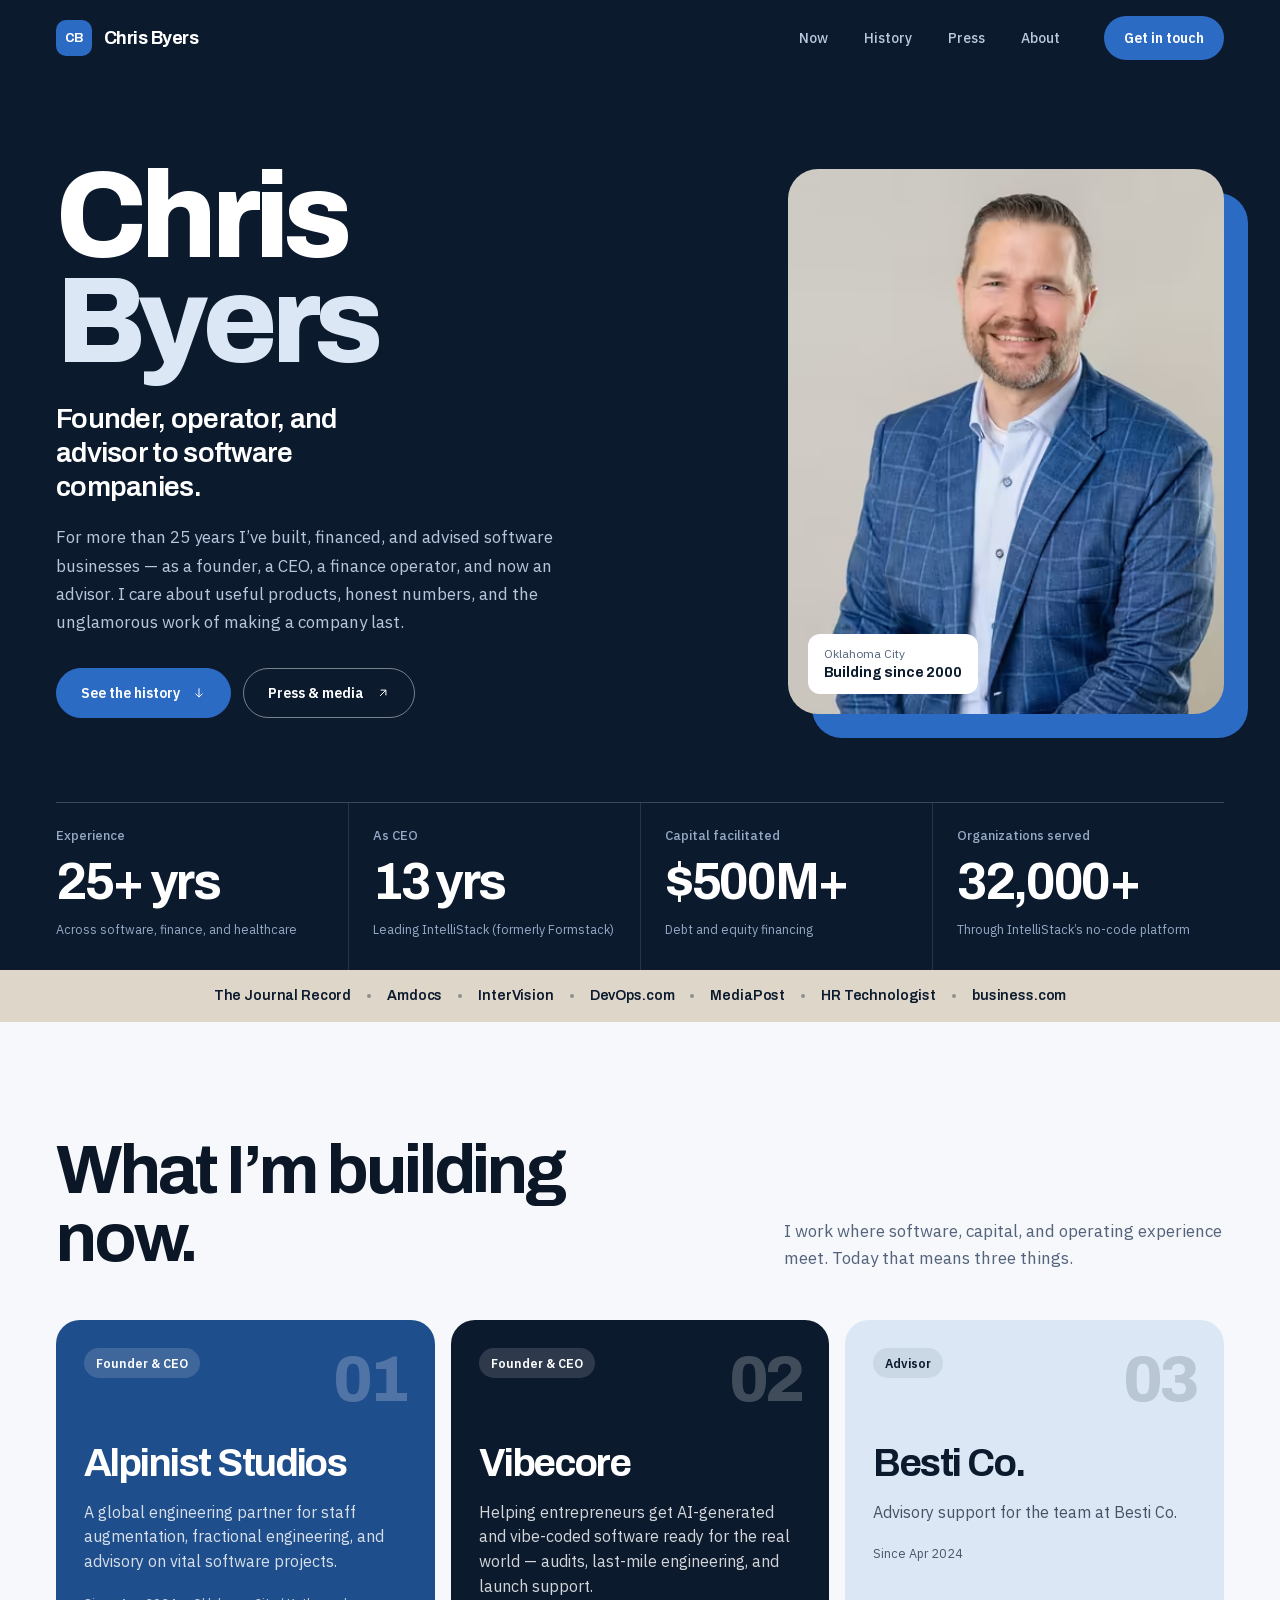
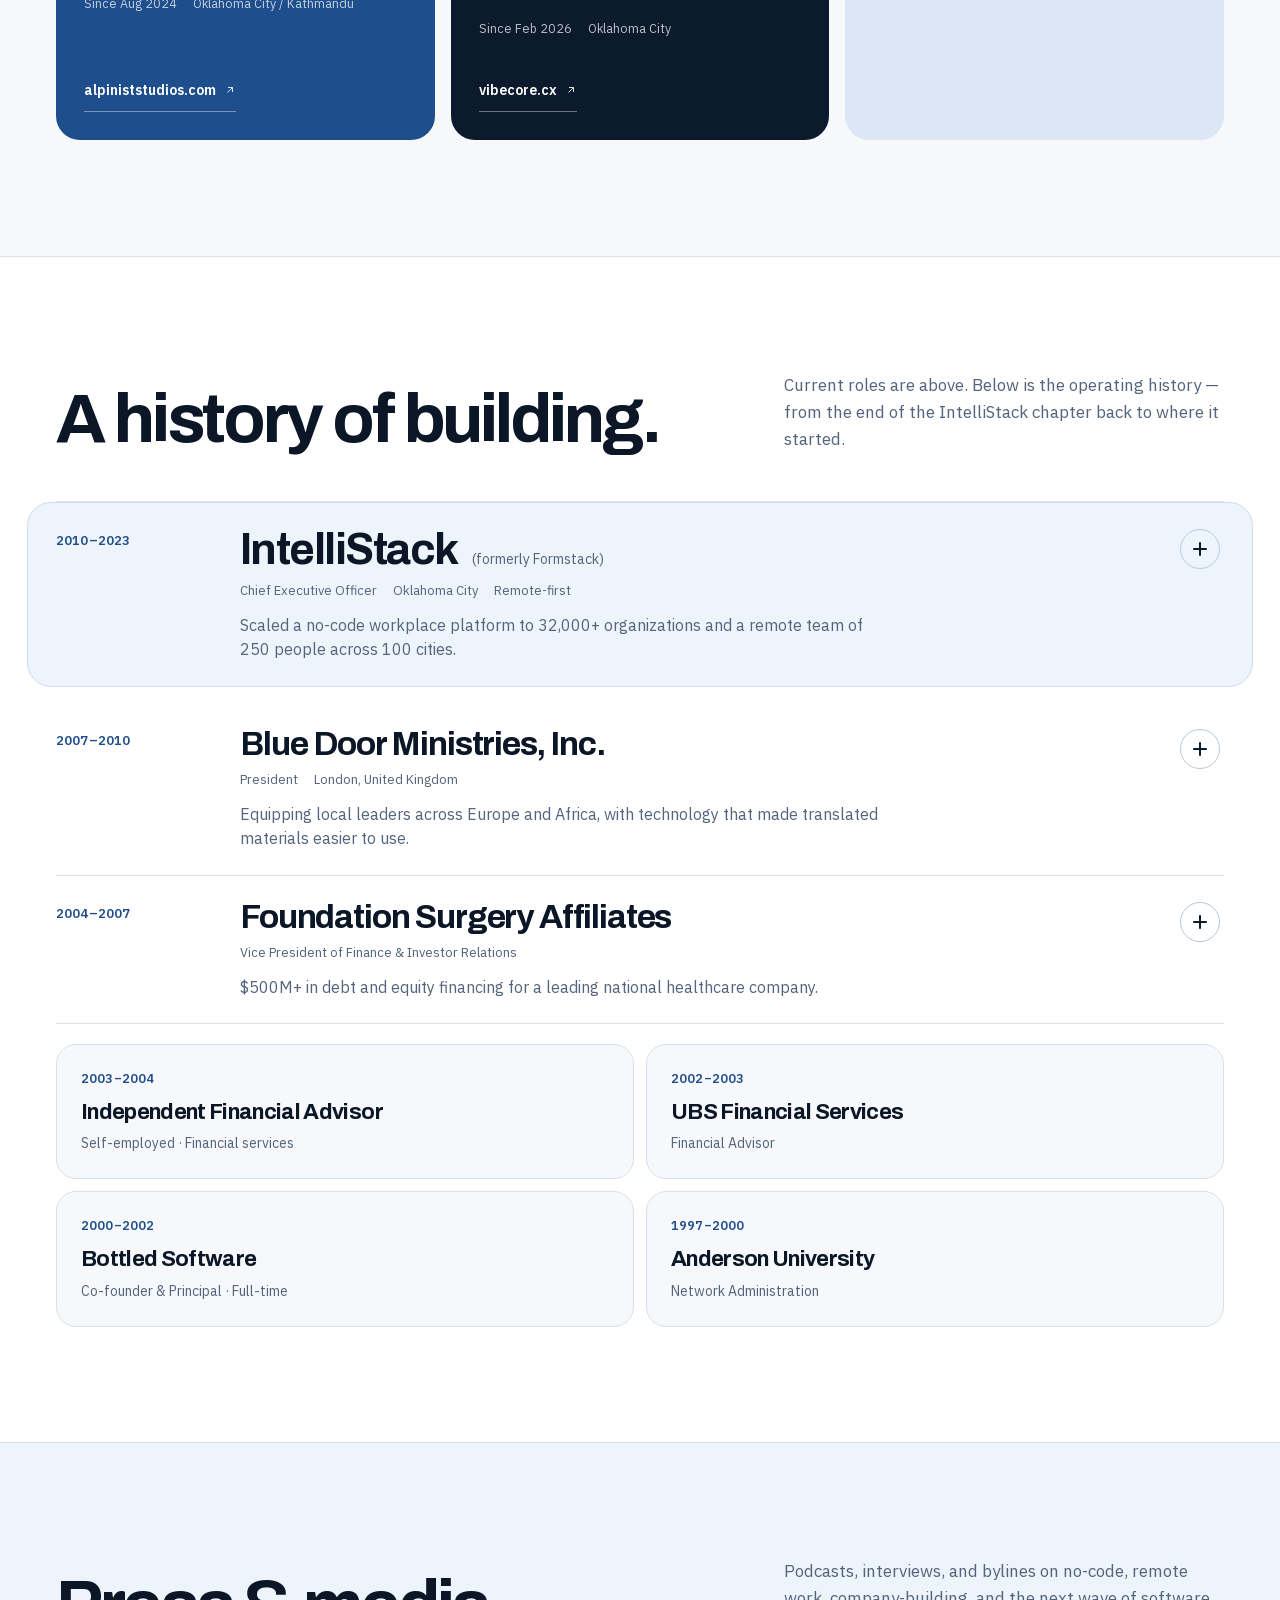
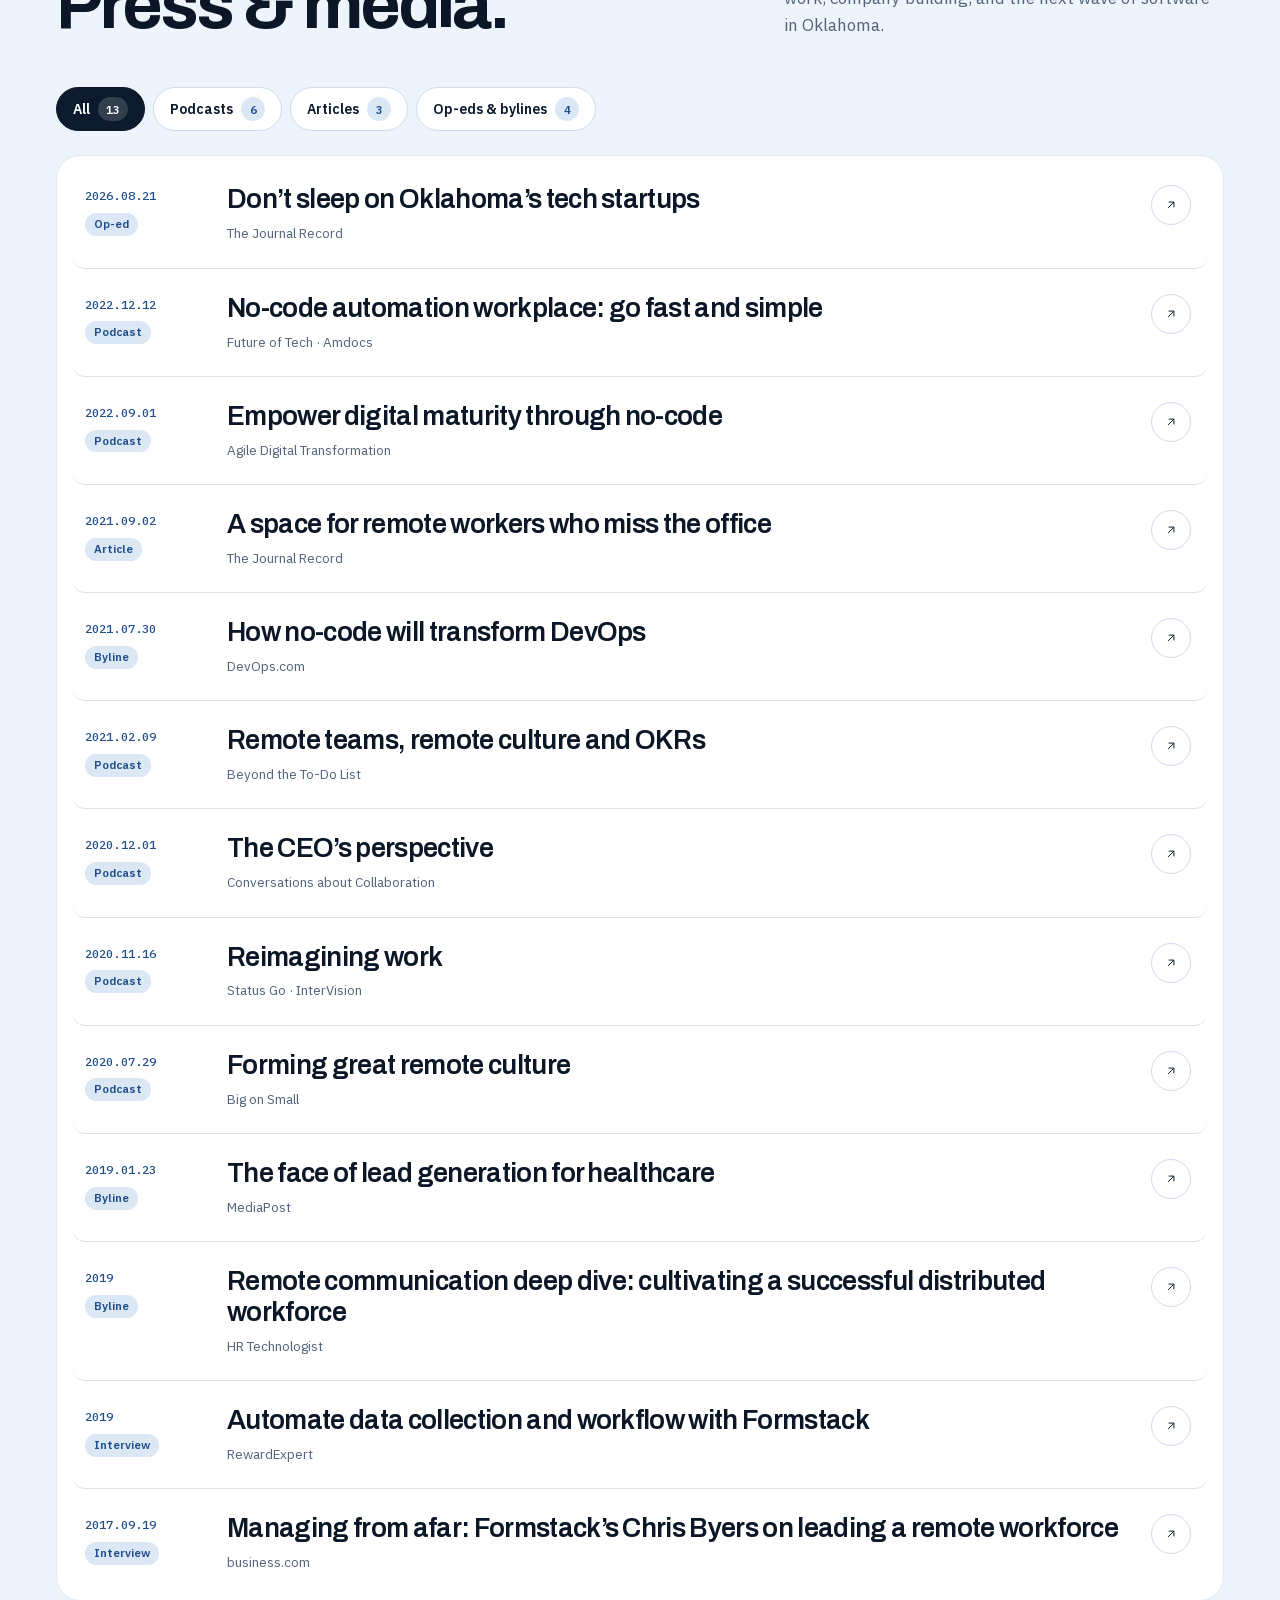
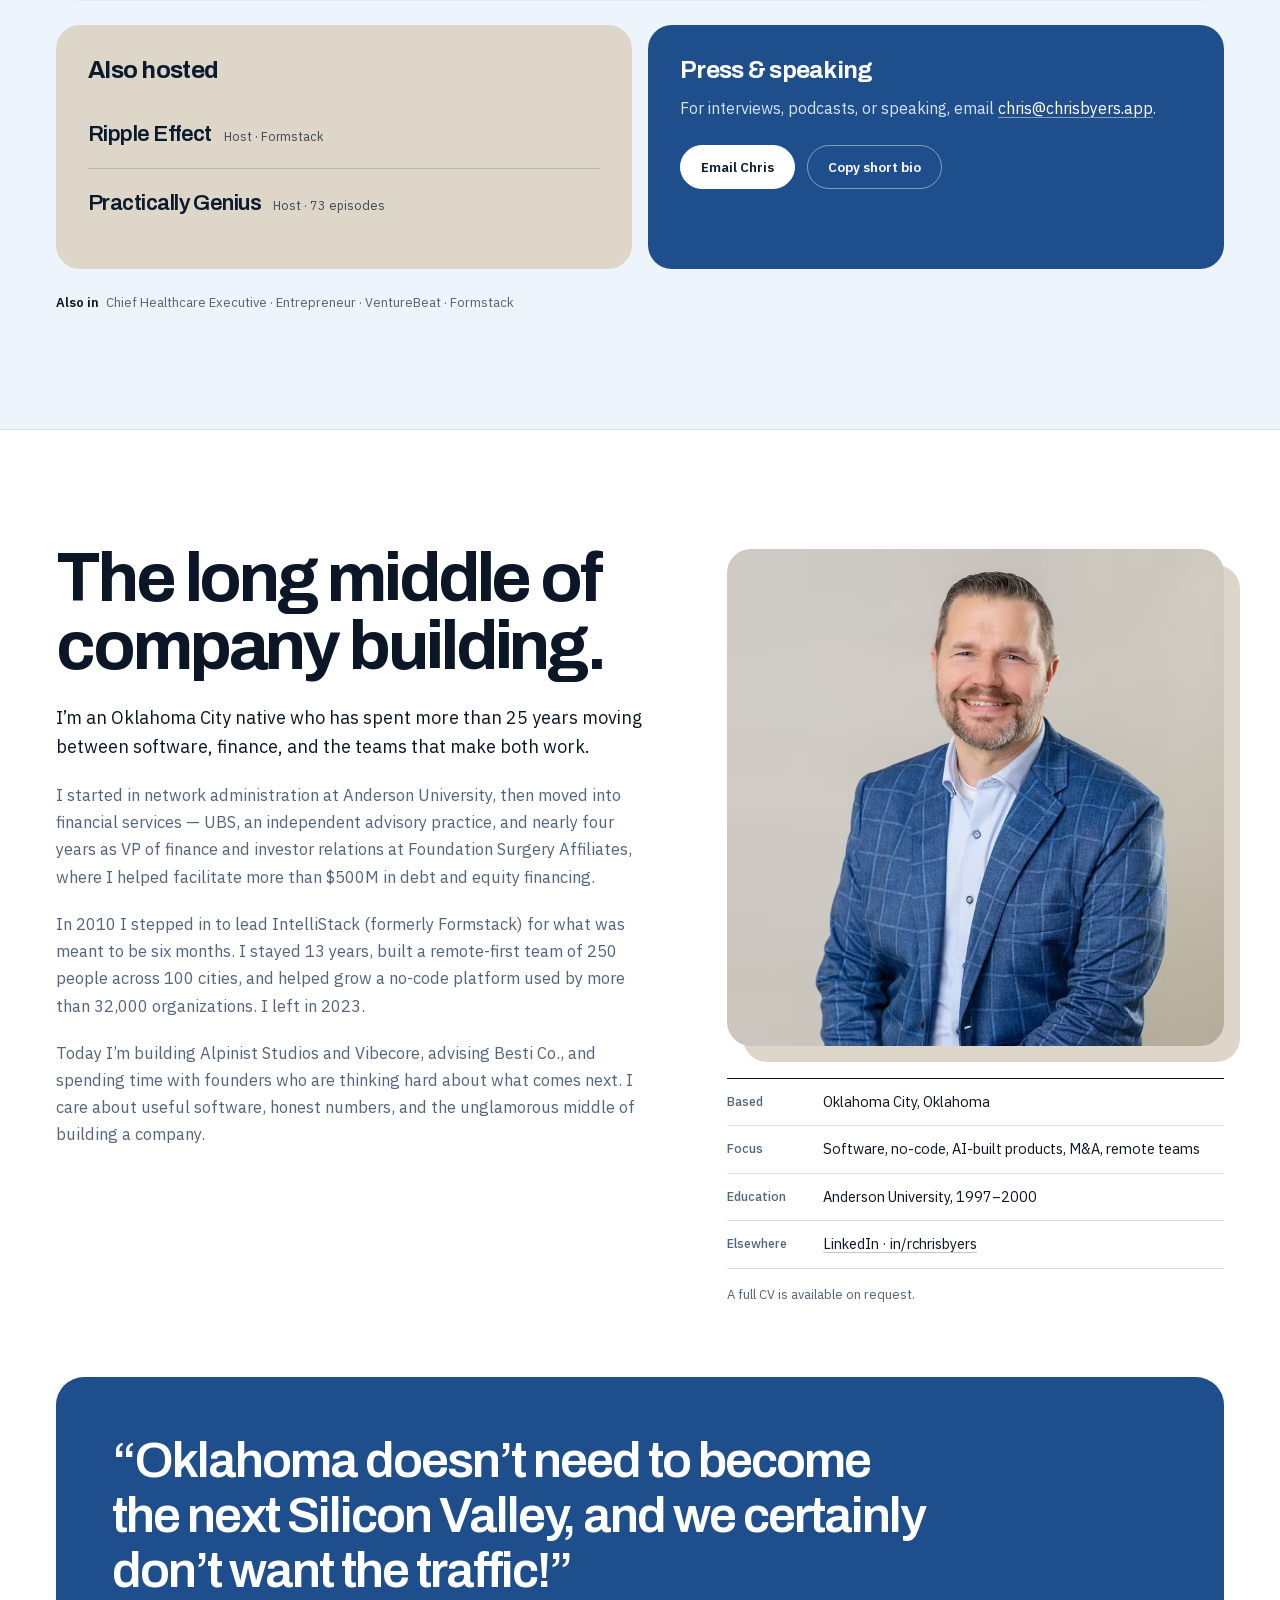
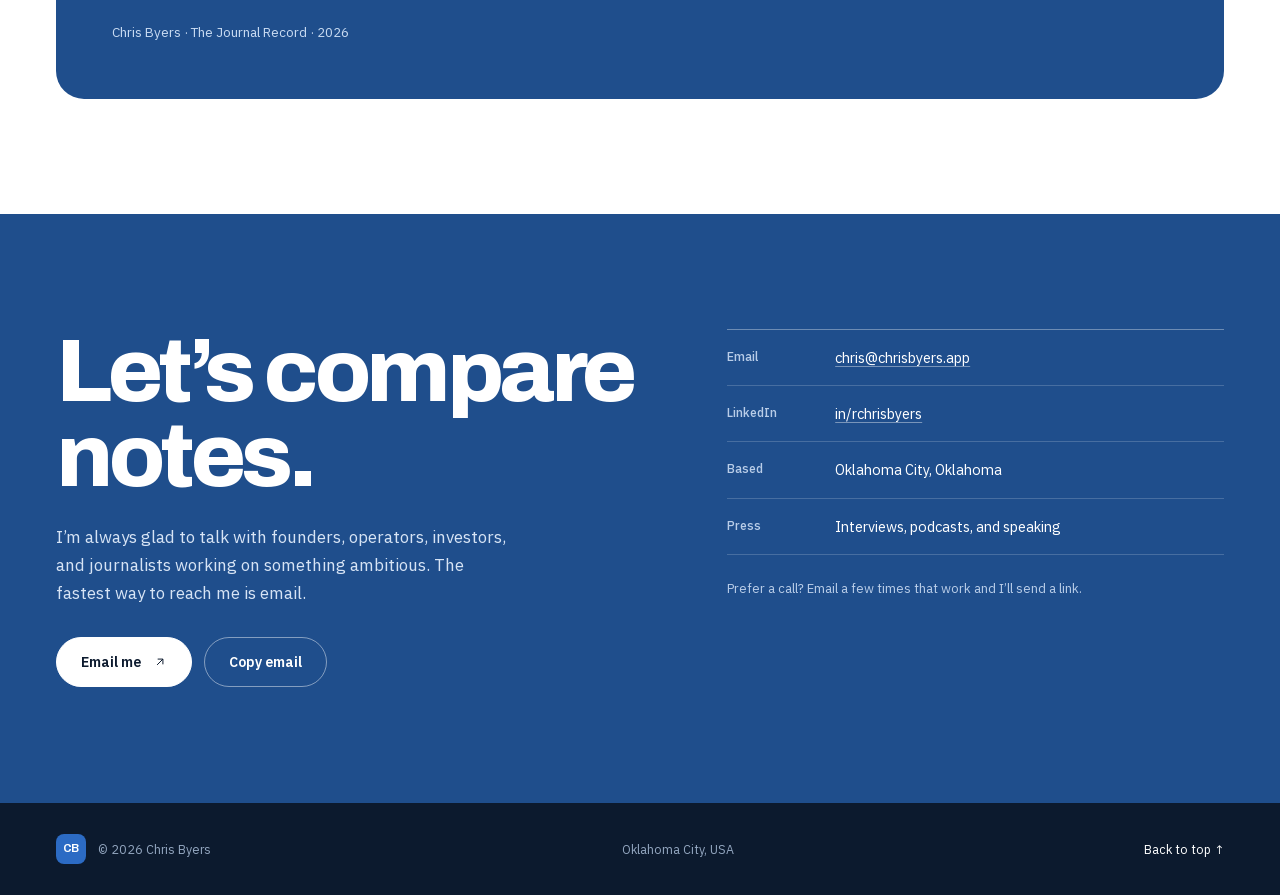
<file: site/index.html>
<!DOCTYPE html>
<html lang="en">
<head>
  <meta charset="utf-8">
  <meta name="viewport" content="width=device-width, initial-scale=1">
  <title>Chris Byers — Founder, Operator &amp; Advisor</title>
  <meta name="description" content="Chris Byers is a founder, operator, and advisor in Oklahoma City. He spent 13 years as CEO of IntelliStack (formerly Formstack) and now leads Alpinist Studios and Vibecore.">
  <link rel="canonical" href="https://chrisbyers.app/">
  <meta name="theme-color" content="#0c1a2e">
  <meta name="color-scheme" content="light">

  <meta property="og:type" content="profile">
  <meta property="og:title" content="Chris Byers — Founder, Operator &amp; Advisor">
  <meta property="og:description" content="More than 25 years across software, finance, and company-building. 13 years as CEO of IntelliStack (formerly Formstack). Now building Alpinist Studios and Vibecore.">
  <meta property="og:url" content="https://chrisbyers.app/">
  <meta property="og:site_name" content="Chris Byers">
  <meta property="og:image" content="https://chrisbyers.app/assets/img/og-chris-byers.jpg">
  <meta property="og:image:width" content="1200">
  <meta property="og:image:height" content="630">
  <meta property="og:image:alt" content="Chris Byers, founder, operator, and advisor.">
  <meta name="twitter:card" content="summary_large_image">
  <meta name="twitter:title" content="Chris Byers — Founder, Operator &amp; Advisor">
  <meta name="twitter:description" content="More than 25 years across software, finance, and company-building. 13 years as CEO of IntelliStack (formerly Formstack).">
  <meta name="twitter:image" content="https://chrisbyers.app/assets/img/og-chris-byers.jpg">
  <meta name="twitter:image:alt" content="Chris Byers, founder, operator, and advisor.">

  <link rel="icon" href="assets/favicon.svg" type="image/svg+xml">
  <link rel="preload" href="assets/fonts/archivo-latin.woff2" as="font" type="font/woff2" crossorigin>
  <link rel="preload" href="assets/fonts/ibm-plex-sans-latin.woff2" as="font" type="font/woff2" crossorigin>
  <link rel="preload" as="image" type="image/avif"
        href="assets/img/r/hero-688.avif"
        imagesrcset="assets/img/r/hero-400.avif 400w, assets/img/r/hero-688.avif 688w, assets/img/r/hero-900.avif 900w"
        imagesizes="(max-width: 980px) min(520px, 88vw), (max-width: 1432px) 31vw, 451px">
  <link rel="stylesheet" href="assets/css/site.css">
  <script>document.documentElement.classList.add("js");</script>

  <script type="application/ld+json">
  {
    "@context": "https://schema.org",
    "@type": "Person",
    "name": "Chris Byers",
    "url": "https://chrisbyers.app/",
    "image": "https://chrisbyers.app/assets/img/chris-byers.jpg",
    "jobTitle": "Founder and CEO",
    "description": "Founder, operator, and advisor to software companies in Oklahoma City.",
    "worksFor": [
      { "@type": "Organization", "name": "Alpinist Studios", "url": "https://alpiniststudios.com" },
      { "@type": "Organization", "name": "Vibecore", "url": "https://vibecore.cx" }
    ],
    "address": {
      "@type": "PostalAddress",
      "addressLocality": "Oklahoma City",
      "addressRegion": "OK",
      "addressCountry": "US"
    },
    "alumniOf": { "@type": "CollegeOrUniversity", "name": "Anderson University" },
    "sameAs": ["https://www.linkedin.com/in/rchrisbyers/"],
    "knowsAbout": ["Software", "No-code", "AI-built software", "Mergers and acquisitions", "Remote work", "Finance"]
  }
  </script>
</head>
<body>
  <a class="skip-link" href="#main">Skip to content</a>

  <header class="site-header">
    <div class="container header-inner">
      <a class="brand" href="#top" aria-label="Chris Byers, home">
        <span class="brand-mark" aria-hidden="true">CB</span>
        <span class="brand-name">Chris Byers</span>
      </a>

      <nav class="nav" aria-label="Primary">
        <a href="#now" data-nav-link>Now</a>
        <a href="#history" data-nav-link>History</a>
        <a href="#press" data-nav-link>Press</a>
        <a href="#about" data-nav-link>About</a>
      </nav>

      <a class="header-cta" href="#contact">Get in touch</a>

      <button class="menu-toggle" type="button" aria-expanded="false" aria-controls="mobile-nav" aria-label="Open menu" data-menu-toggle>
        <span class="bars" aria-hidden="true"></span>
      </button>
    </div>

    <div class="mobile-nav" id="mobile-nav" hidden>
      <nav aria-label="Mobile">
        <a href="#now" data-nav-link>Now</a>
        <a href="#history" data-nav-link>History</a>
        <a href="#press" data-nav-link>Press</a>
        <a href="#about" data-nav-link>About</a>
      </nav>
      <a class="mobile-cta" href="#contact">Get in touch</a>
    </div>
  </header>

  <main id="main" tabindex="-1">
    <section class="hero" id="top" aria-labelledby="hero-title">
      <div class="container">
        <div class="hero-grid">
          <div class="hero-copy">
            <h1 id="hero-title"><span>Chris</span> <span class="hero-last">Byers</span></h1>

            <p class="hero-role">Founder, operator, and advisor to software companies.</p>

            <p class="hero-lede">
              For more than 25 years I&rsquo;ve built, financed, and advised software businesses &mdash; as a
              founder, a CEO, a finance operator, and now an advisor. I care about useful products,
              honest numbers, and the unglamorous work of making a company last.
            </p>

            <div class="hero-actions">
              <a class="btn btn--primary" href="#history">
                See the history
                <svg class="od-icon icon-14" viewBox="0 0 24 24" fill="none" stroke="currentColor" stroke-width="1.7" aria-hidden="true" focusable="false"><path d="M12 4v15m0 0 6-6m-6 6-6-6"/></svg>
              </a>
              <a class="btn btn--outline-light" href="#press">
                Press &amp; media
                <svg class="od-icon icon-14" viewBox="0 0 24 24" fill="none" stroke="currentColor" stroke-width="1.7" aria-hidden="true" focusable="false"><path d="M7 17 17 7M8 7h9v9"/></svg>
              </a>
            </div>
          </div>

          <div class="hero-media">
            <div class="portrait-frame">
              <picture>
                <source type="image/avif"
                        srcset="assets/img/r/hero-400.avif 400w, assets/img/r/hero-688.avif 688w, assets/img/r/hero-900.avif 900w"
                        sizes="(max-width: 980px) min(520px, 88vw), (max-width: 1432px) 31vw, 451px">
                <source type="image/webp"
                        srcset="assets/img/r/hero-400.webp 400w, assets/img/r/hero-688.webp 688w, assets/img/r/hero-900.webp 900w"
                        sizes="(max-width: 980px) min(520px, 88vw), (max-width: 1432px) 31vw, 451px">
                <img src="assets/img/r/hero-688.jpg"
                     srcset="assets/img/r/hero-400.jpg 400w, assets/img/r/hero-688.jpg 688w, assets/img/r/hero-900.jpg 900w"
                     sizes="(max-width: 980px) min(520px, 88vw), (max-width: 1432px) 31vw, 451px"
                     width="900" height="1125"
                     alt="Chris Byers, wearing a blue blazer, photographed against a warm neutral backdrop."
                     fetchpriority="high" decoding="async">
              </picture>
              <div class="portrait-badge">
                <span>Oklahoma City</span>
                <strong>Building since 2000</strong>
              </div>
            </div>
          </div>
        </div>

        <dl class="stats">
          <div class="stat">
            <dt>Experience</dt>
            <dd>25+ yrs<small>Across software, finance, and healthcare</small></dd>
          </div>
          <div class="stat">
            <dt>As CEO</dt>
            <dd>13 yrs<small>Leading IntelliStack (formerly Formstack)</small></dd>
          </div>
          <div class="stat">
            <dt>Capital facilitated</dt>
            <dd>$500M+<small>Debt and equity financing</small></dd>
          </div>
          <div class="stat">
            <dt>Organizations served</dt>
            <dd>32,000+<small>Through IntelliStack&rsquo;s no-code platform</small></dd>
          </div>
        </dl>
      </div>
    </section>

    <div class="outlet-strip">
      <div class="container outlet-inner">
        <ul class="outlet-list">
          <li>The Journal Record</li>
          <li>Amdocs</li>
          <li>InterVision</li>
          <li>DevOps.com</li>
          <li>MediaPost</li>
          <li>HR Technologist</li>
          <li>business.com</li>
        </ul>
      </div>
    </div>

    <section class="section section--paper" id="now" aria-labelledby="now-title">
      <div class="container">
        <header class="section-head" data-reveal>
          <h2 class="section-title" id="now-title">What I&rsquo;m building now.</h2>
          <p class="section-intro">
            I work where software, capital, and operating experience meet. Today that means
            three things.
          </p>
        </header>

        <div class="now-grid" data-reveal>
          <article class="venture venture--blue">
            <div class="venture-top">
              <span class="venture-role">Founder &amp; CEO</span>
              <span class="venture-mark" aria-hidden="true">01</span>
            </div>
            <h3>Alpinist Studios</h3>
            <p>
              A global engineering partner for staff augmentation, fractional engineering, and
              advisory on vital software projects.
            </p>
            <div class="venture-meta">
              <span>Since Aug 2024</span>
              <span>Oklahoma City / Kathmandu</span>
            </div>
            <div class="venture-foot">
              <a class="venture-link" href="https://alpiniststudios.com" target="_blank" rel="noopener noreferrer">
                alpiniststudios.com
                <svg class="od-icon icon-12" viewBox="0 0 24 24" fill="none" stroke="currentColor" stroke-width="1.7" aria-hidden="true" focusable="false"><path d="M7 17 17 7M8 7h9v9"/></svg>
                <span class="sr-only">Opens in a new tab.</span>
              </a>
            </div>
          </article>

          <article class="venture venture--navy">
            <div class="venture-top">
              <span class="venture-role">Founder &amp; CEO</span>
              <span class="venture-mark" aria-hidden="true">02</span>
            </div>
            <h3>Vibecore</h3>
            <p>
              Helping entrepreneurs get AI-generated and vibe-coded software ready for the real
              world &mdash; audits, last-mile engineering, and launch support.
            </p>
            <div class="venture-meta">
              <span>Since Feb 2026</span>
              <span>Oklahoma City</span>
            </div>
            <div class="venture-foot">
              <a class="venture-link" href="https://vibecore.cx" target="_blank" rel="noopener noreferrer">
                vibecore.cx
                <svg class="od-icon icon-12" viewBox="0 0 24 24" fill="none" stroke="currentColor" stroke-width="1.7" aria-hidden="true" focusable="false"><path d="M7 17 17 7M8 7h9v9"/></svg>
                <span class="sr-only">Opens in a new tab.</span>
              </a>
            </div>
          </article>

          <article class="venture venture--sky">
            <div class="venture-top">
              <span class="venture-role">Advisor</span>
              <span class="venture-mark" aria-hidden="true">03</span>
            </div>
            <h3>Besti Co.</h3>
            <p>Advisory support for the team at Besti Co.</p>
            <div class="venture-meta">
              <span>Since Apr 2024</span>
            </div>
          </article>
        </div>

      </div>
    </section>

    <section class="section section--white" id="history" aria-labelledby="history-title">
      <div class="container">
        <header class="section-head" data-reveal>
          <h2 class="section-title" id="history-title">A history of building.</h2>
          <p class="section-intro">
            Current roles are above. Below is the operating history &mdash; from the end of the
            IntelliStack chapter back to where it started.
          </p>
        </header>

        <div class="timeline" data-reveal>
          <details class="role role--lead">
            <summary>
              <span class="role-years">2010&ndash;2023</span>
              <span class="role-main">
                <h3 class="role-company">IntelliStack <span class="role-alias">(formerly Formstack)</span></h3>
                <span class="role-meta">
                  <span>Chief Executive Officer</span>
                  <span>Oklahoma City</span>
                  <span>Remote-first</span>
                </span>
                <span class="role-summary-line">
                  Scaled a no-code workplace platform to 32,000+ organizations and a remote team
                  of 250 people across 100 cities.
                </span>
              </span>
              <span class="role-toggle" aria-hidden="true"></span>
            </summary>
            <div class="role-body">
              <div class="role-body-inner">
                <p>
                  At IntelliStack (formerly Formstack), I led the company in delivering a versatile
                  no-code suite that simplifies data management and automates workflows for more
                  than 32,000 organizations globally.
                </p>
                <ul>
                  <li>Focused the product on user-friendly design and seamless integrations, from small startups to large enterprises.</li>
                  <li>Built a remote-first team of 250 people living and working in 100 cities around the world.</li>
                  <li>Grew IntelliStack into a trusted partner for organizations including Netflix and Virgin Galactic.</li>
                  <li>Led the company for 13 years and 9 months, through its growth phase and into its next chapter.</li>
                </ul>
                <ul class="skills" aria-label="Skills">
                  <li class="skill">Organizational culture</li>
                  <li class="skill">Strategic M&amp;A</li>
                  <li class="skill">No-code platforms</li>
                </ul>
              </div>
            </div>
          </details>

          <details class="role">
            <summary>
              <span class="role-years">2007&ndash;2010</span>
              <span class="role-main">
                <h3 class="role-company">Blue Door Ministries, Inc.</h3>
                <span class="role-meta">
                  <span>President</span>
                  <span>London, United Kingdom</span>
                </span>
                <span class="role-summary-line">
                  Equipping local leaders across Europe and Africa, with technology that made
                  translated materials easier to use.
                </span>
              </span>
              <span class="role-toggle" aria-hidden="true"></span>
            </summary>
            <div class="role-body">
              <div class="role-body-inner">
                <p>
                  Oversaw the strategic direction and operations of Blue Door Ministries, focusing
                  on equipping local leaders in Europe and Africa.
                </p>
                <ul>
                  <li>Developed and implemented training programs to enhance the effectiveness of local leaders in their cultural contexts.</li>
                  <li>Provided technological solutions to streamline the translation of materials, ensuring accessibility and ease of use for diverse audiences.</li>
                </ul>
                <ul class="skills" aria-label="Skills">
                  <li class="skill">Technological innovation</li>
                  <li class="skill">International relations</li>
                </ul>
              </div>
            </div>
          </details>

          <details class="role">
            <summary>
              <span class="role-years">2004&ndash;2007</span>
              <span class="role-main">
                <h3 class="role-company">Foundation Surgery Affiliates</h3>
                <span class="role-meta">
                  <span>Vice President of Finance &amp; Investor Relations</span>
                </span>
                <span class="role-summary-line">
                  $500M+ in debt and equity financing for a leading national healthcare company.
                </span>
              </span>
              <span class="role-toggle" aria-hidden="true"></span>
            </summary>
            <div class="role-body">
              <div class="role-body-inner">
                <p>
                  Developed and nurtured relationships with lenders and investors for a leading
                  national healthcare company.
                </p>
                <ul>
                  <li>Facilitated over $500M in debt and equity financing for real estate, equipment, and operational needs.</li>
                  <li>Managed an investment fund for a physician network to provide essential project equity.</li>
                  <li>Sourced and engaged investment banks to raise capital, enhancing the company&rsquo;s financial strategy.</li>
                </ul>
                <ul class="skills" aria-label="Skills">
                  <li class="skill">Capital markets</li>
                  <li class="skill">New business opportunities</li>
                </ul>
              </div>
            </div>
          </details>
        </div>

        <div class="static-grid" data-reveal>
          <div class="role-mini">
            <span class="role-years">2003&ndash;2004</span>
            <h3>Independent Financial Advisor</h3>
            <p>Self-employed &middot; Financial services</p>
          </div>
          <div class="role-mini">
            <span class="role-years">2002&ndash;2003</span>
            <h3>UBS Financial Services</h3>
            <p>Financial Advisor</p>
          </div>
          <div class="role-mini">
            <span class="role-years">2000&ndash;2002</span>
            <h3>Bottled Software</h3>
            <p>Co-founder &amp; Principal &middot; Full-time</p>
          </div>
          <div class="role-mini">
            <span class="role-years">1997&ndash;2000</span>
            <h3>Anderson University</h3>
            <p>Network Administration</p>
          </div>
        </div>
      </div>
    </section>

    <section class="section section--sky" id="press" aria-labelledby="press-title">
      <div class="container">
        <header class="section-head" data-reveal>
          <h2 class="section-title" id="press-title">Press &amp; media.</h2>
          <p class="section-intro">
            Podcasts, interviews, and bylines on no-code, remote work, company-building, and the
            next wave of software in Oklahoma.
          </p>
        </header>

        <div class="press-toolbar" data-reveal>
          <div class="press-filters" role="group" aria-label="Filter press by type">
            <button class="press-filter" type="button" data-filter="all" aria-pressed="true">All <span class="count">13</span></button>
            <button class="press-filter" type="button" data-filter="podcast" aria-pressed="false">Podcasts <span class="count">6</span></button>
            <button class="press-filter" type="button" data-filter="article" aria-pressed="false">Articles <span class="count">3</span></button>
            <button class="press-filter" type="button" data-filter="byline" aria-pressed="false">Op-eds &amp; bylines <span class="count">4</span></button>
          </div>
        </div>

        <p class="sr-only" id="press-status" aria-live="polite">Showing 13 items.</p>

        <div class="press-list" data-press-list data-reveal>
          <a class="press-row" data-cat="byline" href="https://journalrecord.com/2026/08/21/byers-oklahoma-tech-startups-grow" target="_blank" rel="noopener noreferrer">
            <span class="press-meta">
              <time class="press-date" datetime="2026-08-21">2026.08.21</time>
              <span class="press-type">Op-ed</span>
            </span>
            <span class="press-main">
              <span class="press-title">Don&rsquo;t sleep on Oklahoma&rsquo;s tech startups</span>
              <span class="press-outlet">The Journal Record</span>
            </span>
            <span class="press-arrow" aria-hidden="true">
              <svg class="od-icon icon-14" viewBox="0 0 24 24" fill="none" stroke="currentColor" stroke-width="1.7" focusable="false"><path d="M7 17 17 7M8 7h9v9"/></svg>
            </span>
            <span class="sr-only">Opens in a new tab.</span>
          </a>

          <a class="press-row" data-cat="podcast" href="https://www.amdocs.com/insights/podcast/no-code-automation-workplace-go-fast-and-simple-chris-byers-ceo-formstack" target="_blank" rel="noopener noreferrer">
            <span class="press-meta">
              <time class="press-date" datetime="2022-12-12">2022.12.12</time>
              <span class="press-type">Podcast</span>
            </span>
            <span class="press-main">
              <span class="press-title">No-code automation workplace: go fast and simple</span>
              <span class="press-outlet">Future of Tech &middot; Amdocs</span>
            </span>
            <span class="press-arrow" aria-hidden="true">
              <svg class="od-icon icon-14" viewBox="0 0 24 24" fill="none" stroke="currentColor" stroke-width="1.7" focusable="false"><path d="M7 17 17 7M8 7h9v9"/></svg>
            </span>
            <span class="sr-only">Opens in a new tab.</span>
          </a>

          <a class="press-row" data-cat="podcast" href="https://podcasts.apple.com/us/podcast/chris-byers-empower-digital-maturity-through-no-code/id1532372413?i=1000578017207" target="_blank" rel="noopener noreferrer">
            <span class="press-meta">
              <time class="press-date" datetime="2022-09-01">2022.09.01</time>
              <span class="press-type">Podcast</span>
            </span>
            <span class="press-main">
              <span class="press-title">Empower digital maturity through no-code</span>
              <span class="press-outlet">Agile Digital Transformation</span>
            </span>
            <span class="press-arrow" aria-hidden="true">
              <svg class="od-icon icon-14" viewBox="0 0 24 24" fill="none" stroke="currentColor" stroke-width="1.7" focusable="false"><path d="M7 17 17 7M8 7h9v9"/></svg>
            </span>
            <span class="sr-only">Opens in a new tab.</span>
          </a>

          <a class="press-row" data-cat="article" href="https://journalrecord.com/2021/09/02/a-space-for-remote-workers-who-miss-the-office" target="_blank" rel="noopener noreferrer">
            <span class="press-meta">
              <time class="press-date" datetime="2021-09-02">2021.09.02</time>
              <span class="press-type">Article</span>
            </span>
            <span class="press-main">
              <span class="press-title">A space for remote workers who miss the office</span>
              <span class="press-outlet">The Journal Record</span>
            </span>
            <span class="press-arrow" aria-hidden="true">
              <svg class="od-icon icon-14" viewBox="0 0 24 24" fill="none" stroke="currentColor" stroke-width="1.7" focusable="false"><path d="M7 17 17 7M8 7h9v9"/></svg>
            </span>
            <span class="sr-only">Opens in a new tab.</span>
          </a>

          <a class="press-row" data-cat="byline" href="https://devops.com/how-no-code-will-transform-devops/" target="_blank" rel="noopener noreferrer">
            <span class="press-meta">
              <time class="press-date" datetime="2021-07-30">2021.07.30</time>
              <span class="press-type">Byline</span>
            </span>
            <span class="press-main">
              <span class="press-title">How no-code will transform DevOps</span>
              <span class="press-outlet">DevOps.com</span>
            </span>
            <span class="press-arrow" aria-hidden="true">
              <svg class="od-icon icon-14" viewBox="0 0 24 24" fill="none" stroke="currentColor" stroke-width="1.7" focusable="false"><path d="M7 17 17 7M8 7h9v9"/></svg>
            </span>
            <span class="sr-only">Opens in a new tab.</span>
          </a>

          <a class="press-row" data-cat="podcast" href="https://www.formstack.com/press/chris-byers-on-remote-teams-remote-culture-and-okrs-beyond-the-to-do-list" target="_blank" rel="noopener noreferrer">
            <span class="press-meta">
              <time class="press-date" datetime="2021-02-09">2021.02.09</time>
              <span class="press-type">Podcast</span>
            </span>
            <span class="press-main">
              <span class="press-title">Remote teams, remote culture and OKRs</span>
              <span class="press-outlet">Beyond the To-Do List</span>
            </span>
            <span class="press-arrow" aria-hidden="true">
              <svg class="od-icon icon-14" viewBox="0 0 24 24" fill="none" stroke="currentColor" stroke-width="1.7" focusable="false"><path d="M7 17 17 7M8 7h9v9"/></svg>
            </span>
            <span class="sr-only">Opens in a new tab.</span>
          </a>

          <a class="press-row" data-cat="podcast" href="https://www.formstack.com/press/the-ceos-perspective-with-chris-byers-of-formstack-conversations-about-collaboration-podcast" target="_blank" rel="noopener noreferrer">
            <span class="press-meta">
              <time class="press-date" datetime="2020-12-01">2020.12.01</time>
              <span class="press-type">Podcast</span>
            </span>
            <span class="press-main">
              <span class="press-title">The CEO&rsquo;s perspective</span>
              <span class="press-outlet">Conversations about Collaboration</span>
            </span>
            <span class="press-arrow" aria-hidden="true">
              <svg class="od-icon icon-14" viewBox="0 0 24 24" fill="none" stroke="currentColor" stroke-width="1.7" focusable="false"><path d="M7 17 17 7M8 7h9v9"/></svg>
            </span>
            <span class="sr-only">Opens in a new tab.</span>
          </a>

          <a class="press-row" data-cat="podcast" href="https://intervision.com/podcast-reimagining-work" target="_blank" rel="noopener noreferrer">
            <span class="press-meta">
              <time class="press-date" datetime="2020-11-16">2020.11.16</time>
              <span class="press-type">Podcast</span>
            </span>
            <span class="press-main">
              <span class="press-title">Reimagining work</span>
              <span class="press-outlet">Status Go &middot; InterVision</span>
            </span>
            <span class="press-arrow" aria-hidden="true">
              <svg class="od-icon icon-14" viewBox="0 0 24 24" fill="none" stroke="currentColor" stroke-width="1.7" focusable="false"><path d="M7 17 17 7M8 7h9v9"/></svg>
            </span>
            <span class="sr-only">Opens in a new tab.</span>
          </a>

          <a class="press-row" data-cat="podcast" href="https://www.formstack.com/press/forming-great-remote-culture-with-chris-byers-big-on-small-podcast" target="_blank" rel="noopener noreferrer">
            <span class="press-meta">
              <time class="press-date" datetime="2020-07-29">2020.07.29</time>
              <span class="press-type">Podcast</span>
            </span>
            <span class="press-main">
              <span class="press-title">Forming great remote culture</span>
              <span class="press-outlet">Big on Small</span>
            </span>
            <span class="press-arrow" aria-hidden="true">
              <svg class="od-icon icon-14" viewBox="0 0 24 24" fill="none" stroke="currentColor" stroke-width="1.7" focusable="false"><path d="M7 17 17 7M8 7h9v9"/></svg>
            </span>
            <span class="sr-only">Opens in a new tab.</span>
          </a>

          <a class="press-row" data-cat="byline" href="https://www.mediapost.com/publications/article/330899/the-face-of-lead-generation-for-healthcare.html" target="_blank" rel="noopener noreferrer">
            <span class="press-meta">
              <time class="press-date" datetime="2019-01-23">2019.01.23</time>
              <span class="press-type">Byline</span>
            </span>
            <span class="press-main">
              <span class="press-title">The face of lead generation for healthcare</span>
              <span class="press-outlet">MediaPost</span>
            </span>
            <span class="press-arrow" aria-hidden="true">
              <svg class="od-icon icon-14" viewBox="0 0 24 24" fill="none" stroke="currentColor" stroke-width="1.7" focusable="false"><path d="M7 17 17 7M8 7h9v9"/></svg>
            </span>
            <span class="sr-only">Opens in a new tab.</span>
          </a>

          <a class="press-row" data-cat="byline" href="https://www.hrtechnologist.com/articles/mobile-workforce/remote-communication-deep-dive-cultivating-a-successful-distributed-workforce/" target="_blank" rel="noopener noreferrer">
            <span class="press-meta">
              <time class="press-date" datetime="2019">2019</time>
              <span class="press-type">Byline</span>
            </span>
            <span class="press-main">
              <span class="press-title">Remote communication deep dive: cultivating a successful distributed workforce</span>
              <span class="press-outlet">HR Technologist</span>
            </span>
            <span class="press-arrow" aria-hidden="true">
              <svg class="od-icon icon-14" viewBox="0 0 24 24" fill="none" stroke="currentColor" stroke-width="1.7" focusable="false"><path d="M7 17 17 7M8 7h9v9"/></svg>
            </span>
            <span class="sr-only">Opens in a new tab.</span>
          </a>

          <a class="press-row" data-cat="article" href="https://www.rewardexpert.com/blog/automate-data-collection-and-workflow-with-formstack/" target="_blank" rel="noopener noreferrer">
            <span class="press-meta">
              <time class="press-date" datetime="2019">2019</time>
              <span class="press-type">Interview</span>
            </span>
            <span class="press-main">
              <span class="press-title">Automate data collection and workflow with Formstack</span>
              <span class="press-outlet">RewardExpert</span>
            </span>
            <span class="press-arrow" aria-hidden="true">
              <svg class="od-icon icon-14" viewBox="0 0 24 24" fill="none" stroke="currentColor" stroke-width="1.7" focusable="false"><path d="M7 17 17 7M8 7h9v9"/></svg>
            </span>
            <span class="sr-only">Opens in a new tab.</span>
          </a>

          <a class="press-row" data-cat="article" href="https://branch.business.com/BDC-608/articles/chris-byers-formstack-interview" target="_blank" rel="noopener noreferrer">
            <span class="press-meta">
              <time class="press-date" datetime="2017-09-19">2017.09.19</time>
              <span class="press-type">Interview</span>
            </span>
            <span class="press-main">
              <span class="press-title">Managing from afar: Formstack&rsquo;s Chris Byers on leading a remote workforce</span>
              <span class="press-outlet">business.com</span>
            </span>
            <span class="press-arrow" aria-hidden="true">
              <svg class="od-icon icon-14" viewBox="0 0 24 24" fill="none" stroke="currentColor" stroke-width="1.7" focusable="false"><path d="M7 17 17 7M8 7h9v9"/></svg>
            </span>
            <span class="sr-only">Opens in a new tab.</span>
          </a>
        </div>

        <div class="media-grid" data-reveal>
          <div class="media-card media-card--sand">
            <h3>Also hosted</h3>
            <ul class="hosted-list">
              <li>
                <a href="https://www.formstack.com/podcast" target="_blank" rel="noopener noreferrer">Ripple Effect</a>
                <span>Host &middot; Formstack</span>
              </li>
              <li>
                <a href="https://www.podchaser.com/podcasts/practically-genius-1034551" target="_blank" rel="noopener noreferrer">Practically Genius</a>
                <span>Host &middot; 73 episodes</span>
              </li>
            </ul>
          </div>

          <div class="media-card media-card--blue">
            <h3>Press &amp; speaking</h3>
            <p>
              For interviews, podcasts, or speaking, email
              <a href="mailto:chris@chrisbyers.app?subject=Press%20or%20speaking">chris@chrisbyers.app</a>.
            </p>
            <div class="media-actions">
              <a class="btn btn--white btn--small" href="mailto:chris@chrisbyers.app?subject=Press%20or%20speaking">Email Chris</a>
              <button class="btn btn--outline-light btn--small" type="button" data-copy-target="bio">
                <span data-copy-label>Copy short bio</span>
                <span class="sr-only" data-copy-status aria-live="polite"></span>
              </button>
            </div>
          </div>
        </div>

        <p class="also-in">
          <strong>Also in</strong>
          Chief Healthcare Executive &middot; Entrepreneur &middot; VentureBeat &middot; Formstack
        </p>
      </div>
    </section>

    <section class="section section--white" id="about" aria-labelledby="about-title">
      <div class="container">
        <div class="about-grid">
          <div class="about-copy" data-reveal>
            <h2 class="section-title" id="about-title">The long middle of company building.</h2>
            <p>
              I&rsquo;m an Oklahoma City native who has spent more than 25 years moving between software,
              finance, and the teams that make both work.
            </p>
            <p>
              I started in network administration at Anderson University, then moved into financial
              services &mdash; UBS, an independent advisory practice, and nearly four years as VP of
              finance and investor relations at Foundation Surgery Affiliates, where I helped
              facilitate more than $500M in debt and equity financing.
            </p>
            <p>
              In 2010 I stepped in to lead IntelliStack (formerly Formstack) for what was meant to be
              six months. I stayed 13 years, built a remote-first team of 250 people across 100
              cities, and helped grow a no-code platform used by more than 32,000 organizations. I
              left in 2023.
            </p>
            <p>
              Today I&rsquo;m building Alpinist Studios and Vibecore, advising Besti Co., and spending
              time with founders who are thinking hard about what comes next. I care about useful
              software, honest numbers, and the unglamorous middle of building a company.
            </p>
          </div>

          <aside class="about-side" data-reveal>
            <div class="about-portrait">
              <picture>
                <source type="image/avif"
                        srcset="assets/img/r/square-400.avif 400w, assets/img/r/square-784.avif 784w, assets/img/r/square-1000.avif 1000w"
                        sizes="(max-width: 980px) min(520px, 88vw), (max-width: 1432px) 35vw, 515px">
                <source type="image/webp"
                        srcset="assets/img/r/square-400.webp 400w, assets/img/r/square-784.webp 784w, assets/img/r/square-1000.webp 1000w"
                        sizes="(max-width: 980px) min(520px, 88vw), (max-width: 1432px) 35vw, 515px">
                <img src="assets/img/r/square-784.jpg"
                     srcset="assets/img/r/square-400.jpg 400w, assets/img/r/square-784.jpg 784w, assets/img/r/square-1000.jpg 1000w"
                     sizes="(max-width: 980px) min(520px, 88vw), (max-width: 1432px) 35vw, 515px"
                     width="1000" height="1000"
                     alt="Portrait of Chris Byers." loading="lazy" decoding="async">
              </picture>
            </div>
            <dl class="detail-list">
              <dt>Based</dt>
              <dd>Oklahoma City, Oklahoma</dd>

              <dt>Focus</dt>
              <dd>Software, no-code, AI-built products, M&amp;A, remote teams</dd>

              <dt>Education</dt>
              <dd>Anderson University, 1997&ndash;2000</dd>

              <dt>Elsewhere</dt>
              <dd><a href="https://www.linkedin.com/in/rchrisbyers/" target="_blank" rel="noopener noreferrer">LinkedIn &middot; in/rchrisbyers <span class="sr-only">(opens in a new tab)</span></a></dd>
            </dl>
            <p class="about-note">A full CV is available on request.</p>
          </aside>
        </div>

        <figure class="pullquote" data-reveal>
          <blockquote>
            &ldquo;Oklahoma doesn&rsquo;t need to become the next Silicon Valley, and we
            certainly don&rsquo;t want the traffic!&rdquo;
          </blockquote>
          <cite>Chris Byers &middot; The Journal Record &middot; 2026</cite>
        </figure>
      </div>
    </section>

    <section class="contact" id="contact" aria-labelledby="contact-title">
      <div class="container contact-grid">
        <div data-reveal>
          <h2 id="contact-title">Let&rsquo;s compare notes.</h2>
          <p class="contact-lede">
            I&rsquo;m always glad to talk with founders, operators, investors, and journalists
            working on something ambitious. The fastest way to reach me is email.
          </p>
          <div class="contact-actions">
            <a class="btn btn--white" href="mailto:chris@chrisbyers.app?subject=Hello%20Chris">
              Email me
              <svg class="od-icon icon-14" viewBox="0 0 24 24" fill="none" stroke="currentColor" stroke-width="1.7" aria-hidden="true" focusable="false"><path d="M7 17 17 7M8 7h9v9"/></svg>
            </a>
            <button class="btn btn--outline-light" type="button" data-copy-target="email" data-copy-value="chris@chrisbyers.app">
              <span data-copy-label>Copy email</span>
              <span class="sr-only" data-copy-status aria-live="polite"></span>
            </button>
          </div>
        </div>

        <div class="contact-side" data-reveal>
          <dl class="contact-list">
            <div class="contact-row">
              <dt>Email</dt>
              <dd><a href="mailto:chris@chrisbyers.app">chris@chrisbyers.app</a></dd>
            </div>
            <div class="contact-row">
              <dt>LinkedIn</dt>
              <dd><a href="https://www.linkedin.com/in/rchrisbyers/" target="_blank" rel="noopener noreferrer">in/rchrisbyers <span class="sr-only">(opens in a new tab)</span></a></dd>
            </div>
            <div class="contact-row">
              <dt>Based</dt>
              <dd>Oklahoma City, Oklahoma</dd>
            </div>
            <div class="contact-row">
              <dt>Press</dt>
              <dd>Interviews, podcasts, and speaking</dd>
            </div>
          </dl>
          <p class="contact-note">Prefer a call? Email a few times that work and I&rsquo;ll send a link.</p>
        </div>
      </div>
    </section>
  </main>

  <footer class="site-footer">
    <div class="container footer-inner">
      <span class="footer-mark">
        <span class="brand-mark" aria-hidden="true">CB</span>
        <span>&copy; <span data-year>2026</span> Chris Byers</span>
      </span>
      <span>Oklahoma City, USA</span>
      <a href="#top">Back to top &uarr;</a>
    </div>
  </footer>

  <script src="assets/js/site.js" defer></script>
</body>
</html>
</file>
<file: site/assets/css/site.css>
/* OD-LAYOUT-PRIMITIVES v1 — structure only: display, flex/grid, overflow, wrapping, ratio, geometry.
   Put this @layer first; product CSS outside the layer always wins. */
@layer od-layout {
  :where(.od-stack,.od-row,.od-row-top,.od-cluster,.od-grid,.od-field,.od-stat,.od-cell,.od-tile) > :where(*) { min-width: 0; }

  /* containers */
  .od-stack   { display: flex; flex-direction: column; gap: var(--od-gap, 8px); }
  .od-row     { display: flex; align-items: center; gap: var(--od-gap, 8px); }
  .od-row-top { display: flex; align-items: flex-start; gap: var(--od-gap, 8px); }
  .od-cluster { display: flex; flex-wrap: wrap; align-items: center; gap: var(--od-gap, 8px); }
  .od-fill    { flex: 1 1 0; min-width: 0; }
  .od-fixed   { flex: none; }
  .od-grid    { display: grid; gap: var(--od-gap, 12px); grid-template-columns: repeat(var(--od-cols, 3), minmax(0, 1fr)); }

  /* stacked information: each piece is its own line — never sibling inline spans */
  .od-stat, .od-field, .od-cell { display: grid; gap: var(--od-gap, 2px); }
  :where(.od-stat,.od-field,.od-cell) > :where(*) { display: block; }
  .od-tile { display: grid; grid-template-rows: auto 1fr; }
  :where(.od-tile) > :where(*) { display: block; }

  /* media keeps its intrinsic ratio by default; never a distorted or cropped
     cover by accident. height:auto lets the ratio win over an <img height="…">
     attribute. Cropping to a uniform box is an explicit opt-in: set --od-ratio
     AND add .od-media-cover together (per the core rule, only where a crop is
     deliberate — tile thumbs, decorative fills — never on full-frame content). */
  .od-media { display: block; width: 100%; height: auto; aspect-ratio: var(--od-ratio, auto); }
  .od-media-cover { object-fit: cover; }

  /* functional inline SVG icons opt into bounded geometry; content SVGs keep their own */
  .od-icon { display: inline-block; inline-size: var(--od-icon-size, 1em); block-size: var(--od-icon-size, 1em); flex: none; }

  /* data text only — authored copy is rewritten to its budget instead */
  .od-truncate { display: block; max-width: 100%; overflow: hidden; white-space: nowrap; text-overflow: ellipsis; }
  .od-clamp-2, .od-clamp-3 { display: -webkit-box; -webkit-box-orient: vertical; overflow: hidden; overflow-wrap: anywhere; }
  .od-clamp-2 { -webkit-line-clamp: 2; }
  .od-clamp-3 { -webkit-line-clamp: 3; }
  .od-lines-2 { min-height: calc(2 * 1.4em); }   /* block-level reservation for a shared baseline */
  .od-nowrap  { white-space: nowrap; }           /* 数字+单位 · 价格+起 · 日期+星期 */
  .od-keep    { word-break: keep-all; overflow-wrap: anywhere; } /* CJK labels break at spaces / <wbr> first */

  /* screen skeleton (optional): bars take their own space, the middle scrolls — no padding guessed for chrome */
  .od-screen { display: grid; grid-template-rows: auto minmax(0, 1fr) auto; height: 100%; }
  .od-scroll { overflow-y: auto; overscroll-behavior: contain; min-height: 0; }

  /* horizontal rail: the next item peeks at the edge; trailing room survives overflow */
  .od-rail { display: flex; gap: var(--od-gap, 8px); overflow-x: auto; scroll-snap-type: x proximity; scrollbar-width: none;
             padding-inline: var(--od-rail-pad, 16px); scroll-padding-inline: var(--od-rail-pad, 16px); }
  .od-rail::-webkit-scrollbar { display: none; }
  :where(.od-rail) > :where(*) { flex: none; scroll-snap-align: start; }
  :where(.od-rail) > :where(:last-child) { margin-inline-end: var(--od-rail-pad, 16px); }

  .od-spacer { flex: none; visibility: hidden; pointer-events: none; }
  .od-touch  { min-width: 44px; min-height: 44px; }
}
/* /OD-LAYOUT-PRIMITIVES v1 */

@font-face {
  font-family: "Archivo";
  src: url("../fonts/archivo-latin.woff2") format("woff2");
  font-style: normal;
  font-weight: 400 900;
  font-display: swap;
}

@font-face {
  font-family: "IBM Plex Sans";
  src: url("../fonts/ibm-plex-sans-latin.woff2") format("woff2");
  font-style: normal;
  font-weight: 400 600;
  font-display: swap;
}

@font-face {
  font-family: "IBM Plex Mono";
  src: url("../fonts/ibm-plex-mono-400-latin.woff2") format("woff2");
  font-style: normal;
  font-weight: 400;
  font-display: swap;
}

@font-face {
  font-family: "IBM Plex Mono";
  src: url("../fonts/ibm-plex-mono-500-latin.woff2") format("woff2");
  font-style: normal;
  font-weight: 500;
  font-display: swap;
}

:root {
  --navy: #0c1a2e;
  --navy-2: #14263f;
  --blue: #1f4e8c;
  --blue-2: #2c6bc4;
  --blue-3: #235aa8;
  --sky: #dbe7f5;
  --sky-2: #eef4fb;
  --sand: #ded7c9;
  --sand-2: #ece7dd;
  --paper: #f6f8fb;
  --white: #ffffff;
  --ink: #0b1626;
  --muted: #54647c;
  --line: #d8e0ea;
  --line-strong: #b9c8db;
  --line-dark: rgba(255, 255, 255, 0.18);
  --text-on-dark: #f4f8fe;
  --muted-on-dark: #a8bbd3;
  --display: "Archivo", "Helvetica Neue", Helvetica, sans-serif;
  --sans: "IBM Plex Sans", "Helvetica Neue", Helvetica, sans-serif;
  --mono: "IBM Plex Mono", "SFMono-Regular", Consolas, monospace;
  --max: 1320px;
  --gutter: clamp(20px, 5vw, 56px);
  --ease: cubic-bezier(0.16, 1, 0.3, 1);
  --header-h: 76px;
}

*,
*::before,
*::after {
  box-sizing: border-box;
}

html {
  scroll-behavior: smooth;
  -webkit-text-size-adjust: 100%;
  text-size-adjust: 100%;
}

body {
  margin: 0;
  background: var(--paper);
  color: var(--ink);
  font-family: var(--sans);
  font-size: 17px;
  line-height: 1.6;
  font-weight: 400;
  -webkit-font-smoothing: antialiased;
  -moz-osx-font-smoothing: grayscale;
}

::selection {
  background: var(--blue-2);
  color: var(--white);
}

h1,
h2,
h3,
h4,
p,
figure,
blockquote,
dl,
dd {
  margin: 0;
}

ul,
ol {
  margin: 0;
  padding: 0;
  list-style: none;
}

img {
  display: block;
  max-width: 100%;
  height: auto;
}

a {
  color: inherit;
  text-decoration-thickness: 1px;
  text-underline-offset: 3px;
}

button {
  font: inherit;
  color: inherit;
}

[hidden] {
  display: none !important;
}

.sr-only {
  position: absolute;
  width: 1px;
  height: 1px;
  padding: 0;
  margin: -1px;
  overflow: hidden;
  clip: rect(0, 0, 0, 0);
  white-space: nowrap;
  border: 0;
}

.skip-link {
  position: fixed;
  top: -100px;
  left: 16px;
  z-index: 200;
  padding: 12px 20px;
  border-radius: 999px;
  background: var(--blue-2);
  color: var(--white);
  font-size: 14px;
  font-weight: 600;
  text-decoration: none;
  transition: top 0.2s ease;
}

.skip-link:focus {
  top: 16px;
}

:focus-visible {
  outline: 3px solid var(--blue-2);
  outline-offset: 3px;
}

.hero :focus-visible,
.site-header :focus-visible,
.venture--blue :focus-visible,
.venture--navy :focus-visible,
.media-card--blue :focus-visible,
.contact :focus-visible,
.site-footer :focus-visible {
  outline-color: var(--sky);
}

main:focus {
  outline: none;
}

.container {
  width: 100%;
  max-width: var(--max);
  margin-inline: auto;
  padding-inline: var(--gutter);
}

.icon-12 { --od-icon-size: 12px; }
.icon-14 { --od-icon-size: 14px; }
.icon-16 { --od-icon-size: 16px; }
.icon-18 { --od-icon-size: 18px; }

/* Header */

.site-header {
  position: sticky;
  top: 0;
  z-index: 100;
  background: var(--navy);
  border-bottom: 1px solid transparent;
  transition: border-color 0.25s ease;
}

.site-header.is-scrolled {
  border-bottom-color: var(--line-dark);
}

.header-inner {
  height: var(--header-h);
  display: flex;
  align-items: center;
  gap: 28px;
}

.brand {
  display: inline-flex;
  align-items: center;
  gap: 12px;
  min-height: 44px;
  flex: none;
  text-decoration: none;
}

.brand-mark {
  width: 36px;
  height: 36px;
  display: grid;
  place-items: center;
  border-radius: 10px;
  background: var(--blue-2);
  color: var(--white);
  font-family: var(--display);
  font-size: 13px;
  font-weight: 700;
  line-height: 1;
  letter-spacing: -0.02em;
  transition: background 0.2s ease;
}

.brand:hover .brand-mark {
  background: var(--blue-3);
}

.brand-name {
  color: var(--white);
  font-family: var(--display);
  font-size: 18px;
  font-weight: 700;
  line-height: 1;
  letter-spacing: -0.03em;
}

.nav {
  display: flex;
  align-items: center;
  gap: 4px;
  margin-left: auto;
}

.nav a {
  display: inline-flex;
  align-items: center;
  min-height: 44px;
  padding: 0 16px;
  border-radius: 999px;
  color: #b9c8dd;
  font-size: 14px;
  font-weight: 500;
  line-height: 1;
  text-decoration: none;
  transition: background 0.2s ease, color 0.2s ease;
}

.nav a:hover {
  background: rgba(255, 255, 255, 0.08);
  color: var(--white);
}

.nav a[aria-current="true"] {
  background: rgba(255, 255, 255, 0.12);
  color: var(--white);
}

.header-cta {
  display: inline-flex;
  align-items: center;
  justify-content: center;
  min-height: 44px;
  padding: 0 20px;
  border-radius: 999px;
  background: var(--blue-2);
  color: var(--white);
  font-size: 14px;
  font-weight: 600;
  line-height: 1;
  text-decoration: none;
  transition: background 0.2s ease;
}

.header-cta:hover {
  background: var(--blue-3);
}

.menu-toggle {
  display: none;
  width: 44px;
  height: 44px;
  padding: 0;
  border: 1px solid rgba(255, 255, 255, 0.28);
  border-radius: 12px;
  background: transparent;
  cursor: pointer;
  place-items: center;
}

.menu-toggle .bars {
  position: relative;
  display: block;
  width: 20px;
  height: 14px;
}

.menu-toggle .bars::before,
.menu-toggle .bars::after {
  content: "";
  position: absolute;
  left: 0;
  width: 20px;
  height: 2px;
  border-radius: 2px;
  background: var(--white);
  transition: transform 0.25s var(--ease), top 0.25s var(--ease);
}

.menu-toggle .bars::before { top: 2px; }
.menu-toggle .bars::after { top: 10px; }

.menu-toggle[aria-expanded="true"] .bars::before {
  top: 6px;
  transform: rotate(45deg);
}

.menu-toggle[aria-expanded="true"] .bars::after {
  top: 6px;
  transform: rotate(-45deg);
}

.mobile-nav {
  position: absolute;
  top: 100%;
  left: 0;
  right: 0;
  max-height: calc(100vh - var(--header-h));
  overflow-y: auto;
  padding: 16px var(--gutter) 28px;
  background: var(--navy);
  border-top: 1px solid var(--line-dark);
  border-bottom: 1px solid var(--line-dark);
}

.mobile-nav nav {
  display: grid;
}

.mobile-nav a {
  display: flex;
  align-items: center;
  min-height: 60px;
  border-bottom: 1px solid rgba(255, 255, 255, 0.12);
  color: var(--white);
  font-family: var(--display);
  font-size: 28px;
  font-weight: 600;
  line-height: 1;
  letter-spacing: -0.03em;
  text-decoration: none;
}

.mobile-nav a[aria-current="true"] {
  color: var(--sky);
}

.mobile-nav .mobile-cta {
  justify-content: center;
  min-height: 52px;
  margin-top: 20px;
  border: 0;
  border-radius: 999px;
  background: var(--blue-2);
  font-family: var(--sans);
  font-size: 15px;
  font-weight: 600;
  letter-spacing: 0;
}

/* Buttons */

.btn {
  display: inline-flex;
  align-items: center;
  justify-content: center;
  gap: 12px;
  min-height: 50px;
  padding: 0 24px;
  border: 1px solid transparent;
  border-radius: 999px;
  font-family: var(--sans);
  font-size: 14px;
  font-weight: 600;
  line-height: 1;
  text-decoration: none;
  cursor: pointer;
  transition: background 0.2s ease, border-color 0.2s ease, color 0.2s ease, transform 0.2s var(--ease);
}

.btn:hover {
  transform: translateY(-1px);
}

.btn--primary {
  background: var(--blue-2);
  border-color: var(--blue-2);
  color: var(--white);
}

.btn--primary:hover {
  background: var(--blue-3);
  border-color: var(--blue-3);
}

.btn--outline-light {
  background: transparent;
  border-color: rgba(255, 255, 255, 0.45);
  color: var(--white);
}

.btn--outline-light:hover {
  background: rgba(255, 255, 255, 0.1);
  border-color: var(--white);
}

.btn--white {
  background: var(--white);
  border-color: var(--white);
  color: var(--navy);
}

.btn--white:hover {
  background: var(--sky);
  border-color: var(--sky);
}

.btn--small {
  min-height: 44px;
  padding: 0 20px;
  font-size: 13.5px;
}

.btn.is-copied {
  background: var(--sky);
  border-color: var(--sky);
  color: var(--navy);
}

/* Hero */

.hero {
  background: var(--navy);
  color: var(--white);
  padding-top: clamp(48px, 7vw, 88px);
}

.hero-grid {
  display: grid;
  grid-template-columns: minmax(0, 1.08fr) minmax(0, 0.72fr);
  gap: clamp(40px, 6vw, 80px);
  align-items: center;
}

.hero h1 {
  font-family: var(--display);
  font-size: clamp(64px, 9.5vw, 126px);
  font-weight: 800;
  line-height: 0.86;
  letter-spacing: -0.055em;
}

.hero h1 span {
  display: block;
}

.hero h1 .hero-last {
  color: var(--sky);
}

.hero-role {
  max-width: 21ch;
  margin-top: 28px;
  font-family: var(--display);
  font-size: clamp(22px, 2.2vw, 30px);
  font-weight: 600;
  line-height: 1.2;
  letter-spacing: -0.025em;
}

.hero-lede {
  max-width: 52ch;
  margin-top: 20px;
  color: #b6c7dc;
  font-size: 17px;
  line-height: 1.65;
}

.hero-actions {
  display: flex;
  align-items: center;
  flex-wrap: wrap;
  gap: 12px;
  margin-top: 32px;
}

.hero-media {
  position: relative;
}

.portrait-frame {
  position: relative;
}

.portrait-frame::before {
  content: "";
  position: absolute;
  inset: 24px -24px -24px 24px;
  border-radius: 30px;
  background: var(--blue-2);
}

.portrait-frame img {
  position: relative;
  display: block;
  width: 100%;
  height: auto;
  border-radius: 30px;
}

.portrait-badge {
  position: absolute;
  left: 20px;
  bottom: 20px;
  display: grid;
  gap: 2px;
  padding: 12px 16px;
  border-radius: 12px;
  background: var(--white);
  color: var(--navy);
  font-size: 12px;
  line-height: 1.3;
}

.portrait-badge span {
  color: var(--muted);
}

.portrait-badge strong {
  font-family: var(--display);
  font-size: 14px;
  font-weight: 700;
  letter-spacing: -0.01em;
}

.stats {
  display: grid;
  grid-template-columns: repeat(4, minmax(0, 1fr));
  margin-top: clamp(48px, 7vw, 84px);
  border-top: 1px solid rgba(255, 255, 255, 0.2);
}

.stat {
  padding: 24px 24px 32px 0;
}

.stat + .stat {
  padding-left: 24px;
  border-left: 1px solid rgba(255, 255, 255, 0.12);
}

.stat dt {
  color: #93a9c4;
  font-size: 13px;
  font-weight: 500;
  line-height: 1.4;
}

.stat dd {
  margin-top: 12px;
  color: var(--white);
  font-family: var(--display);
  font-size: clamp(36px, 4vw, 52px);
  font-weight: 700;
  line-height: 1;
  letter-spacing: -0.045em;
  white-space: nowrap;
}

.stat small {
  display: block;
  margin-top: 12px;
  color: #93a9c4;
  font-family: var(--sans);
  font-size: 12.5px;
  font-weight: 400;
  line-height: 1.45;
  letter-spacing: 0;
  white-space: normal;
}

/* Outlet strip */

.outlet-strip {
  background: var(--sand);
  color: var(--navy);
  padding-block: 16px;
}

.outlet-list {
  display: flex;
  flex-wrap: wrap;
  align-items: center;
  justify-content: center;
  gap: 8px 0;
}

.outlet-list li {
  display: flex;
  align-items: center;
  font-family: var(--display);
  font-size: 14px;
  font-weight: 600;
  letter-spacing: -0.01em;
  line-height: 1.4;
}

.outlet-list li + li::before {
  content: "";
  width: 4px;
  height: 4px;
  margin: 0 16px;
  border-radius: 50%;
  background: rgba(12, 26, 46, 0.38);
}

/* Sections */

.section {
  padding-block: clamp(72px, 9vw, 120px);
  scroll-margin-top: calc(var(--header-h) + 8px);
}

.section + .section {
  border-top: 1px solid var(--line);
}

.section--paper { background: var(--paper); }
.section--white { background: var(--white); }
.section--sky { background: var(--sky-2); }

.section-head {
  display: grid;
  grid-template-columns: minmax(0, 1.15fr) minmax(0, 0.85fr);
  gap: clamp(24px, 4vw, 64px);
  align-items: end;
  margin-bottom: clamp(32px, 4vw, 48px);
}

.section-title {
  max-width: 16ch;
  color: var(--ink);
  font-family: var(--display);
  font-size: clamp(38px, 5.4vw, 72px);
  font-weight: 700;
  line-height: 0.98;
  letter-spacing: -0.045em;
}

.section-intro {
  max-width: 44ch;
  justify-self: end;
  color: var(--muted);
  font-size: 17px;
  line-height: 1.6;
}

/* Now */

.now-grid {
  display: grid;
  grid-template-columns: repeat(3, minmax(0, 1fr));
  gap: 16px;
}

.venture {
  display: flex;
  flex-direction: column;
  min-height: 420px;
  padding: 28px;
  border-radius: 24px;
}

.venture--blue {
  background: var(--blue);
  color: var(--white);
}

.venture--navy {
  background: var(--navy);
  color: var(--white);
}

.venture--sky {
  background: var(--sky);
  color: var(--navy);
}

.venture-top {
  display: flex;
  align-items: flex-start;
  justify-content: space-between;
  gap: 16px;
}

.venture-role {
  display: inline-flex;
  align-items: center;
  min-height: 30px;
  padding: 0 12px;
  border-radius: 999px;
  background: rgba(255, 255, 255, 0.14);
  color: var(--white);
  font-size: 12.5px;
  font-weight: 600;
  line-height: 1;
}

.venture--sky .venture-role {
  background: rgba(12, 26, 46, 0.08);
  color: var(--navy);
}

.venture-mark {
  color: rgba(255, 255, 255, 0.22);
  font-family: var(--display);
  font-size: 64px;
  font-weight: 800;
  line-height: 1;
  letter-spacing: -0.06em;
}

.venture--sky .venture-mark {
  color: rgba(12, 26, 46, 0.16);
}

.venture h3 {
  margin-top: 32px;
  font-family: var(--display);
  font-size: clamp(32px, 3vw, 42px);
  font-weight: 700;
  line-height: 1.02;
  letter-spacing: -0.04em;
}

.venture p {
  margin-top: 16px;
  color: rgba(255, 255, 255, 0.82);
  font-size: 16px;
  line-height: 1.55;
}

.venture--sky p {
  color: rgba(12, 26, 46, 0.72);
}

.venture-meta {
  display: flex;
  flex-wrap: wrap;
  gap: 8px 16px;
  margin-top: 20px;
  color: rgba(255, 255, 255, 0.72);
  font-size: 12.5px;
  line-height: 1.5;
}

.venture--sky .venture-meta {
  color: rgba(12, 26, 46, 0.7);
}

.venture-foot {
  margin-top: auto;
  padding-top: 28px;
}

.venture-link {
  display: inline-flex;
  align-items: center;
  gap: 8px;
  min-height: 44px;
  border-bottom: 1px solid rgba(255, 255, 255, 0.4);
  color: var(--white);
  font-size: 14px;
  font-weight: 600;
  text-decoration: none;
  transition: border-color 0.2s ease;
}

.venture--sky .venture-link {
  border-bottom-color: rgba(12, 26, 46, 0.3);
  color: var(--navy);
}

.venture-link .od-icon {
  transition: transform 0.2s var(--ease);
}

.venture-link:hover {
  border-bottom-color: currentColor;
}

.venture-link:hover .od-icon {
  transform: translate(2px, -2px);
}

/* History */

.timeline {
  border-top: 1px solid var(--line);
}

.role {
  border-bottom: 1px solid var(--line);
}

.role--lead {
  --lead-inset: calc(var(--gutter) * 0.5);
  margin: 0 calc((var(--lead-inset) + 1px) * -1) 16px;
  padding: 0 var(--lead-inset);
  border: 1px solid #cfdcee;
  border-radius: 24px;
  background: var(--sky-2);
}

.role > summary {
  display: grid;
  grid-template-columns: 160px minmax(0, 1fr) 44px;
  gap: 24px;
  align-items: start;
  padding: 24px 0;
  list-style: none;
  cursor: pointer;
}

.role > summary::-webkit-details-marker {
  display: none;
}

.role > summary::marker {
  content: "";
}

.role-years {
  display: block;
  padding-top: 4px;
  color: var(--blue);
  font-size: 13px;
  font-weight: 600;
  line-height: 1.5;
  letter-spacing: 0.01em;
  white-space: nowrap;
}

.role-main {
  display: block;
}

.role-company {
  display: block;
  color: var(--ink);
  font-family: var(--display);
  font-size: clamp(24px, 2.6vw, 34px);
  font-weight: 700;
  line-height: 1.05;
  letter-spacing: -0.035em;
  transition: color 0.2s ease;
}

.role--lead .role-company {
  font-size: clamp(32px, 3.4vw, 44px);
}

.role > summary:hover .role-company {
  color: var(--blue);
}

.role-alias {
  display: inline-block;
  margin-left: 8px;
  color: var(--muted);
  font-family: var(--sans);
  font-size: 14px;
  font-weight: 400;
  letter-spacing: 0;
  white-space: nowrap;
}

.role-meta {
  display: flex;
  flex-wrap: wrap;
  gap: 4px 16px;
  margin-top: 8px;
  color: var(--muted);
  font-size: 13px;
  line-height: 1.5;
}

.role-summary-line {
  display: block;
  max-width: 64ch;
  margin-top: 12px;
  color: var(--muted);
  font-size: 16px;
  line-height: 1.55;
}

.role-toggle {
  position: relative;
  width: 40px;
  height: 40px;
  margin-top: 2px;
  border: 1px solid var(--line-strong);
  border-radius: 50%;
  transition: background 0.2s ease, border-color 0.2s ease;
}

.role-toggle::before,
.role-toggle::after {
  content: "";
  position: absolute;
  top: 50%;
  left: 50%;
  width: 14px;
  height: 2px;
  border-radius: 2px;
  background: var(--navy);
  transform: translate(-50%, -50%);
  transition: transform 0.25s var(--ease), background 0.2s ease;
}

.role-toggle::after {
  transform: translate(-50%, -50%) rotate(90deg);
}

.role[open] .role-toggle {
  background: var(--blue-2);
  border-color: var(--blue-2);
}

.role[open] .role-toggle::before,
.role[open] .role-toggle::after {
  background: var(--white);
}

.role[open] .role-toggle::after {
  transform: translate(-50%, -50%) rotate(0deg);
}

.role > summary:hover .role-toggle {
  border-color: var(--blue-2);
}

.role-body {
  display: grid;
  grid-template-columns: 160px minmax(0, 1fr);
  gap: 24px;
  padding-bottom: 28px;
}

.role-body-inner {
  grid-column: 2;
  max-width: 70ch;
}

.role-body p {
  color: var(--muted);
  font-size: 16px;
  line-height: 1.65;
}

.role-body ul {
  margin-top: 16px;
}

.role-body li {
  position: relative;
  margin-top: 8px;
  padding-left: 20px;
  color: var(--muted);
  font-size: 16px;
  line-height: 1.6;
}

.role-body li::before {
  content: "";
  position: absolute;
  top: 0.62em;
  left: 0;
  width: 6px;
  height: 6px;
  border-radius: 50%;
  background: var(--blue-2);
}

.skills {
  display: flex;
  flex-wrap: wrap;
  gap: 8px;
  margin-top: 20px;
}

.skill {
  padding: 8px 12px;
  border: 1px solid var(--line);
  border-radius: 999px;
  background: var(--white);
  color: var(--muted);
  font-size: 12px;
  line-height: 1.4;
}

.static-grid {
  display: grid;
  grid-template-columns: 1fr 1fr;
  gap: 12px;
  margin-top: 20px;
}

.role-mini {
  padding: 24px;
  border: 1px solid var(--line);
  border-radius: 20px;
  background: var(--paper);
}

.role-mini .role-years {
  padding-top: 0;
  font-size: 12.5px;
}

.role-mini h3 {
  margin-top: 12px;
  color: var(--ink);
  font-family: var(--display);
  font-size: 22px;
  font-weight: 700;
  line-height: 1.15;
  letter-spacing: -0.03em;
}

.role-mini p {
  margin-top: 8px;
  color: var(--muted);
  font-size: 14px;
  line-height: 1.5;
}

/* Press */

.press-toolbar {
  margin-bottom: 24px;
}

.press-filters {
  display: flex;
  flex-wrap: wrap;
  gap: 8px;
}

.press-filter {
  display: inline-flex;
  align-items: center;
  gap: 8px;
  min-height: 44px;
  padding: 0 16px;
  border: 1px solid #cfdcee;
  border-radius: 999px;
  background: var(--white);
  color: var(--navy);
  font-family: var(--sans);
  font-size: 14px;
  font-weight: 600;
  line-height: 1;
  cursor: pointer;
  transition: background 0.2s ease, border-color 0.2s ease, color 0.2s ease;
}

.press-filter .count {
  display: inline-grid;
  place-items: center;
  min-width: 24px;
  height: 24px;
  padding: 0 8px;
  border-radius: 999px;
  background: var(--sky);
  color: var(--blue);
  font-size: 11.5px;
  font-weight: 600;
}

.press-filter:hover {
  border-color: var(--blue-2);
}

.press-filter[aria-pressed="true"] {
  background: var(--navy);
  border-color: var(--navy);
  color: var(--white);
}

.press-filter[aria-pressed="true"] .count {
  background: rgba(255, 255, 255, 0.16);
  color: var(--white);
}

.press-list {
  padding: 4px 28px;
  border: 1px solid #e1e9f3;
  border-radius: 24px;
  background: var(--white);
}

.press-row {
  display: grid;
  grid-template-columns: 118px minmax(0, 1fr) 44px;
  gap: 24px;
  align-items: start;
  margin-inline: -12px;
  padding: 24px 12px;
  border-bottom: 1px solid var(--line);
  border-radius: 12px;
  color: var(--ink);
  text-decoration: none;
  transition: background 0.2s ease;
}

.press-row:last-child {
  border-bottom: 0;
}

.press-row:hover {
  background: rgba(44, 107, 196, 0.045);
}

.press-meta {
  display: flex;
  flex-direction: column;
  align-items: flex-start;
  gap: 8px;
  padding-top: 4px;
}

.press-date {
  color: var(--blue);
  font-family: var(--mono);
  font-size: 12px;
  font-weight: 500;
  line-height: 1.4;
  letter-spacing: 0.01em;
  white-space: nowrap;
}

.press-type {
  display: inline-flex;
  padding: 4px 9px;
  border-radius: 999px;
  background: var(--sky);
  color: var(--blue);
  font-size: 11.5px;
  font-weight: 600;
  line-height: 1.3;
}

.press-main {
  display: block;
}

.press-title {
  display: block;
  font-family: var(--display);
  font-size: clamp(21px, 2.1vw, 27px);
  font-weight: 600;
  line-height: 1.15;
  letter-spacing: -0.025em;
  transition: color 0.2s ease;
}

.press-outlet {
  display: block;
  margin-top: 8px;
  color: var(--muted);
  font-size: 13.5px;
  line-height: 1.5;
}

.press-row:hover .press-title {
  color: var(--blue);
}

.press-arrow {
  display: grid;
  place-items: center;
  width: 40px;
  height: 40px;
  margin-top: 1px;
  border: 1px solid #cfdcee;
  border-radius: 50%;
  color: var(--navy);
  transition: background 0.2s ease, border-color 0.2s ease, color 0.2s ease, transform 0.2s var(--ease);
}

.press-row:hover .press-arrow {
  background: var(--blue-2);
  border-color: var(--blue-2);
  color: var(--white);
  transform: translate(2px, -2px);
}

.media-grid {
  display: grid;
  grid-template-columns: 1fr 1fr;
  gap: 16px;
  margin-top: 24px;
}

.media-card {
  padding: 32px;
  border-radius: 24px;
}

.media-card--sand {
  background: var(--sand);
  color: var(--navy);
}

.media-card--blue {
  background: var(--blue);
  color: var(--white);
}

.media-card h3 {
  font-family: var(--display);
  font-size: 24px;
  font-weight: 700;
  line-height: 1.1;
  letter-spacing: -0.03em;
}

.media-card p {
  margin-top: 12px;
  font-size: 16px;
  line-height: 1.6;
}

.media-card--sand p {
  color: rgba(12, 26, 46, 0.72);
}

.media-card--blue p {
  color: #d4e3f6;
}

.media-card--blue p a {
  color: var(--white);
  text-decoration-color: rgba(255, 255, 255, 0.45);
}

.media-card--blue p a:hover {
  text-decoration-color: var(--white);
}

.hosted-list {
  margin-top: 16px;
}

.hosted-list li {
  display: flex;
  flex-wrap: wrap;
  align-items: baseline;
  gap: 4px 12px;
  padding: 12px 0;
  border-bottom: 1px solid rgba(12, 26, 46, 0.16);
}

.hosted-list li:last-child {
  border-bottom: 0;
}

.hosted-list a {
  display: inline-flex;
  align-items: center;
  min-height: 44px;
  color: var(--navy);
  font-family: var(--display);
  font-size: 22px;
  font-weight: 600;
  line-height: 1.2;
  letter-spacing: -0.025em;
  text-decoration: none;
}

.hosted-list a:hover {
  text-decoration: underline;
  text-underline-offset: 3px;
}

.hosted-list span {
  color: rgba(12, 26, 46, 0.75);
  font-size: 12.5px;
  line-height: 1.4;
}

.media-actions {
  display: flex;
  flex-wrap: wrap;
  gap: 12px;
  margin-top: 24px;
}

.also-in {
  margin-top: 24px;
  color: var(--muted);
  font-size: 13px;
  line-height: 1.6;
}

.also-in strong {
  margin-right: 4px;
  color: var(--ink);
  font-weight: 600;
}

/* About */

.about-grid {
  display: grid;
  grid-template-columns: minmax(0, 1.1fr) minmax(0, 0.9fr);
  gap: clamp(32px, 5vw, 64px);
  align-items: start;
}

.about-copy .section-title {
  max-width: 14ch;
}

.about-copy p {
  max-width: 58ch;
  margin-top: 20px;
  color: var(--muted);
  font-size: 16.5px;
  line-height: 1.65;
}

.about-copy p:first-of-type {
  margin-top: 24px;
  color: var(--ink);
  font-size: 18px;
  line-height: 1.6;
}

.about-side {
  padding-top: 4px;
}

.about-portrait {
  position: relative;
}

.about-portrait::before {
  content: "";
  position: absolute;
  inset: 16px -16px -16px 16px;
  border-radius: 24px;
  background: var(--sand);
}

.about-portrait img {
  position: relative;
  width: 100%;
  height: auto;
  border-radius: 24px;
}

.detail-list {
  display: grid;
  grid-template-columns: 96px minmax(0, 1fr);
  margin-top: 32px;
  border-top: 1px solid var(--ink);
}

.detail-list dt,
.detail-list dd {
  padding: 12px 0;
  border-bottom: 1px solid var(--line);
}

.detail-list dt {
  color: var(--muted);
  font-size: 12.5px;
  font-weight: 500;
  line-height: 1.6;
}

.detail-list dd {
  color: var(--ink);
  font-size: 14.5px;
  line-height: 1.55;
}

.detail-list a {
  text-decoration-color: var(--line-strong);
}

.detail-list a:hover {
  color: var(--blue);
  text-decoration-color: var(--blue);
}

.about-note {
  margin-top: 16px;
  color: var(--muted);
  font-size: 13px;
  line-height: 1.6;
}

.pullquote {
  margin-top: clamp(40px, 6vw, 72px);
  padding: clamp(32px, 5vw, 56px);
  border-radius: 28px;
  background: var(--blue);
  color: var(--white);
}

.pullquote blockquote {
  max-width: 28ch;
  font-family: var(--display);
  font-size: clamp(30px, 4vw, 50px);
  font-weight: 600;
  line-height: 1.1;
  letter-spacing: -0.04em;
}

.pullquote cite {
  display: block;
  margin-top: 24px;
  color: #c9dbf2;
  font-size: 13.5px;
  font-style: normal;
  line-height: 1.5;
}

/* Contact */

.contact {
  background: var(--blue);
  color: var(--white);
  padding-block: clamp(72px, 9vw, 120px);
  scroll-margin-top: var(--header-h);
}

.contact-grid {
  display: grid;
  grid-template-columns: minmax(0, 1.1fr) minmax(0, 0.9fr);
  gap: clamp(32px, 5vw, 64px);
  align-items: start;
}

.contact h2 {
  max-width: 11ch;
  font-family: var(--display);
  font-size: clamp(48px, 7vw, 96px);
  font-weight: 800;
  line-height: 0.95;
  letter-spacing: -0.05em;
}

.contact-lede {
  max-width: 46ch;
  margin-top: 24px;
  color: #d7e4f5;
  font-size: 17px;
  line-height: 1.65;
}

.contact-actions {
  display: flex;
  flex-wrap: wrap;
  gap: 12px;
  margin-top: 30px;
}

.contact-list {
  border-top: 1px solid rgba(255, 255, 255, 0.35);
}

.contact-row {
  display: grid;
  grid-template-columns: 92px minmax(0, 1fr);
  gap: 16px;
  padding: 16px 0;
  border-bottom: 1px solid rgba(255, 255, 255, 0.18);
}

.contact-row dt {
  color: #b9cde8;
  font-size: 12.5px;
  font-weight: 500;
  line-height: 1.7;
}

.contact-row dd {
  color: var(--white);
  font-size: 14.5px;
  line-height: 1.6;
  overflow-wrap: anywhere;
}

.contact-row a {
  text-decoration-color: rgba(255, 255, 255, 0.4);
}

.contact-row a:hover {
  text-decoration-color: var(--white);
}

.contact-note {
  margin-top: 24px;
  color: #b9cde8;
  font-size: 13px;
  line-height: 1.6;
}

/* Footer */

.site-footer {
  background: var(--navy);
  color: #93a6bf;
  padding-block: 24px;
}

.footer-inner {
  display: flex;
  flex-wrap: wrap;
  align-items: center;
  justify-content: space-between;
  gap: 12px 24px;
  font-size: 12.5px;
  line-height: 1.6;
}

.footer-mark {
  display: inline-flex;
  align-items: center;
  gap: 12px;
}

.footer-mark .brand-mark {
  width: 30px;
  height: 30px;
  border-radius: 8px;
  font-size: 11px;
}

.footer-inner a {
  display: inline-flex;
  align-items: center;
  min-height: 44px;
  color: var(--white);
  text-decoration: none;
}

.footer-inner a:hover {
  text-decoration: underline;
}

/* Motion */

@keyframes rise {
  from {
    opacity: 0;
    transform: translateY(16px);
  }
  to {
    opacity: 1;
    transform: none;
  }
}

/* Hero entrance.
   The h1 and the portrait are the Largest Contentful Paint candidates, so they
   are deliberately NOT animated from opacity 0 — an entrance animation on those
   delays LCP by the full duration of the animation plus its delay. They paint
   immediately; the supporting copy and stats carry the stagger instead. */
@media (prefers-reduced-motion: no-preference) {
  .hero-role {
    animation: rise 0.4s var(--ease) 0.04s both;
  }

  .hero-lede {
    animation: rise 0.4s var(--ease) 0.1s both;
  }

  .hero-actions {
    animation: rise 0.4s var(--ease) 0.16s both;
  }

  .stats {
    animation: rise 0.4s var(--ease) 0.22s both;
  }
}

.js [data-reveal] {
  opacity: 0;
  transform: translateY(16px);
  transition: opacity 0.45s var(--ease), transform 0.45s var(--ease);
}

.js [data-reveal].is-visible {
  opacity: 1;
  transform: none;
}

/* Responsive */

@media (max-width: 1120px) {
  .hero h1 {
    font-size: clamp(64px, 9vw, 108px);
  }

  .venture {
    padding: 24px;
  }

  .venture h3 {
    font-size: 34px;
  }
}

@media (max-width: 980px) {
  .hero-grid {
    grid-template-columns: 1fr;
    gap: 48px;
  }

  .hero-media {
    max-width: 520px;
    margin-inline: auto;
  }

  .hero h1 {
    font-size: clamp(64px, 15vw, 120px);
  }

  .stats {
    grid-template-columns: 1fr 1fr;
  }

  .stat {
    padding: 24px 20px 28px 0;
  }

  .stat + .stat {
    padding-left: 20px;
  }

  .stat:nth-child(3) {
    border-left: 0;
    padding-left: 0;
  }

  .stat:nth-child(n + 3) {
    border-top: 1px solid rgba(255, 255, 255, 0.12);
  }

  .section-head {
    grid-template-columns: 1fr;
    gap: 20px;
  }

  .section-intro {
    max-width: 58ch;
    justify-self: start;
  }

  .now-grid {
    grid-template-columns: 1fr;
  }

  .venture {
    min-height: 0;
  }

  .media-grid,
  .about-grid,
  .contact-grid {
    grid-template-columns: 1fr;
  }

  .about-side {
    max-width: 520px;
  }

  .press-list {
    padding: 4px 20px;
  }
}

@media (max-width: 860px) {
  :root {
    --header-h: 68px;
  }

  .nav,
  .header-cta {
    display: none;
  }

  .menu-toggle {
    display: grid;
    margin-left: auto;
  }

  .brand-name {
    font-size: 17px;
  }
}

@media (max-width: 720px) {
  body {
    font-size: 16px;
  }

  .hero {
    padding-top: 40px;
  }

  .hero-role {
    font-size: 24px;
  }

  .hero-lede {
    font-size: 16px;
  }

  .portrait-frame::before {
    inset: 16px -16px -16px 16px;
  }

  .role > summary {
    grid-template-columns: minmax(0, 1fr) 44px;
    gap: 8px 16px;
    padding: 24px 0;
  }

  .role-years {
    grid-column: 1;
    grid-row: 1;
    padding-top: 0;
  }

  .role-main {
    grid-column: 1;
    grid-row: 2;
  }

  .role-toggle {
    grid-column: 2;
    grid-row: 1 / span 2;
    align-self: center;
    margin-top: 0;
  }

  .role-body {
    grid-template-columns: 1fr;
    gap: 0;
    padding-bottom: 24px;
  }

  .role-body-inner {
    grid-column: 1;
  }

  .static-grid {
    grid-template-columns: 1fr;
  }

  .press-list {
    padding: 4px 16px;
  }

  .press-row {
    grid-template-columns: minmax(0, 1fr) 44px;
    gap: 8px 16px;
    padding: 20px 8px;
    margin-inline: -8px;
  }

  .press-meta {
    grid-column: 1;
    grid-row: 1;
    flex-direction: row;
    align-items: center;
    gap: 12px;
    padding-top: 0;
  }

  .press-main {
    grid-column: 1;
    grid-row: 2;
  }

  .press-arrow {
    grid-column: 2;
    grid-row: 1 / span 2;
    align-self: center;
    margin-top: 0;
  }

  .press-title {
    font-size: 22px;
  }

  .media-card {
    padding: 24px;
  }

  .detail-list {
    grid-template-columns: 88px minmax(0, 1fr);
  }

  .contact-row {
    grid-template-columns: 80px minmax(0, 1fr);
  }

  .outlet-list li + li::before {
    margin: 0 12px;
  }
}

@media (max-width: 520px) {
  .hero h1 {
    font-size: 64px;
  }

  .hero-actions {
    align-items: stretch;
    flex-direction: column;
  }

  .hero-actions .btn {
    width: 100%;
  }

  .stats {
    grid-template-columns: 1fr;
  }

  .stat,
  .stat + .stat {
    padding: 20px 0;
    border-left: 0;
  }

  .stat + .stat {
    border-top: 1px solid rgba(255, 255, 255, 0.12);
  }

  .stat dd {
    font-size: 42px;
  }

  .venture h3 {
    font-size: 32px;
  }

  .venture-mark {
    font-size: 56px;
  }

  .press-filters {
    gap: 8px;
  }

  .press-filter {
    min-height: 44px;
    padding: 0 12px;
    font-size: 13px;
  }

  .contact-actions .btn {
    width: 100%;
  }

  .footer-inner {
    align-items: flex-start;
    flex-direction: column;
  }
}

@media (prefers-reduced-motion: reduce) {
  html {
    scroll-behavior: auto;
  }

  *,
  *::before,
  *::after {
    animation-delay: 0s !important;
    animation-duration: 0.01ms !important;
    animation-iteration-count: 1 !important;
    transition-duration: 0.01ms !important;
    scroll-behavior: auto !important;
  }

  .js [data-reveal] {
    opacity: 1;
    transform: none;
  }
}

/* Touch tap targets.
   The inline links in the About sidebar, the contact list, and the press card
   are ~19-21px tall, which is comfortable with a mouse but tight on a phone.
   On coarse pointers only, pad them vertically toward the 44px guideline
   without changing the desktop layout or the text baseline. */
@media (pointer: coarse) {
  .detail-list a,
  .contact-row a,
  .media-card p a,
  .about-note a {
    display: inline-block;
    padding-block: 11px;
    /* Keep the padded box from pushing the rows apart. */
    margin-block: -11px;
  }
}
</file>
